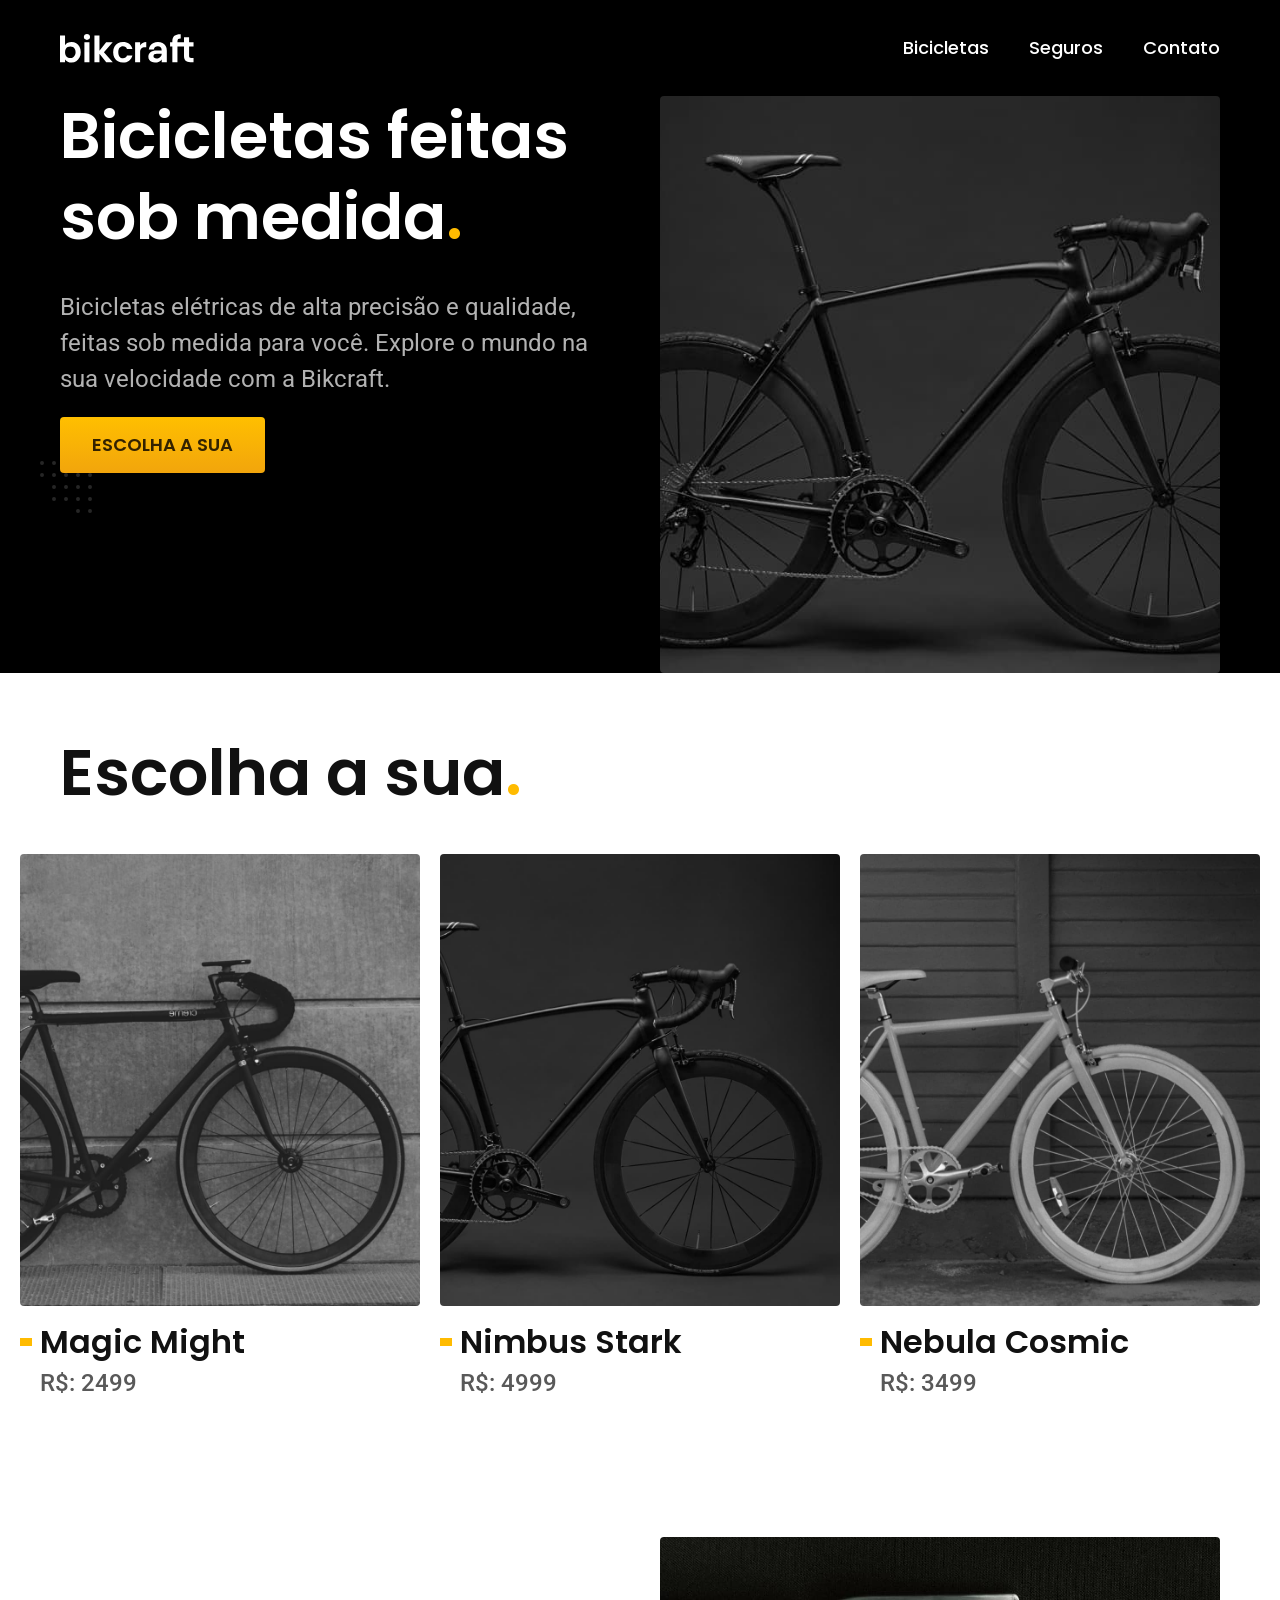
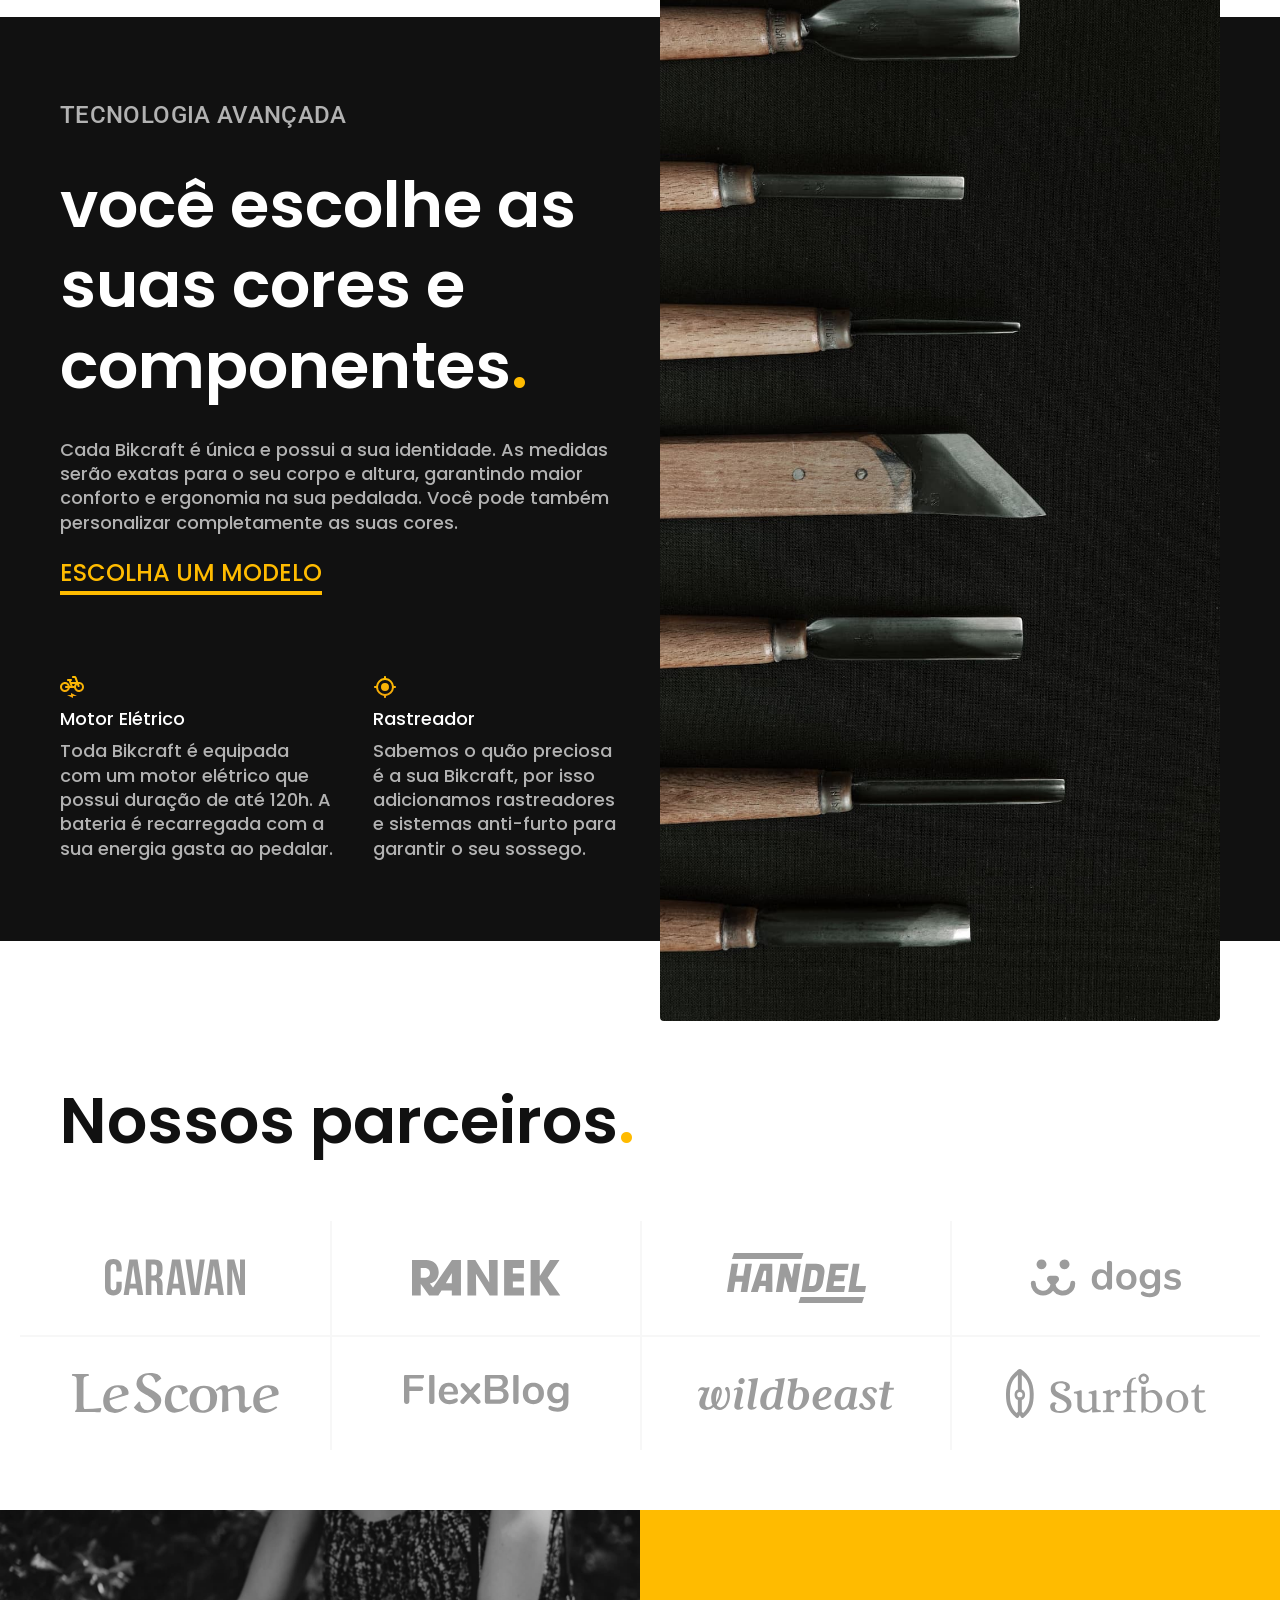
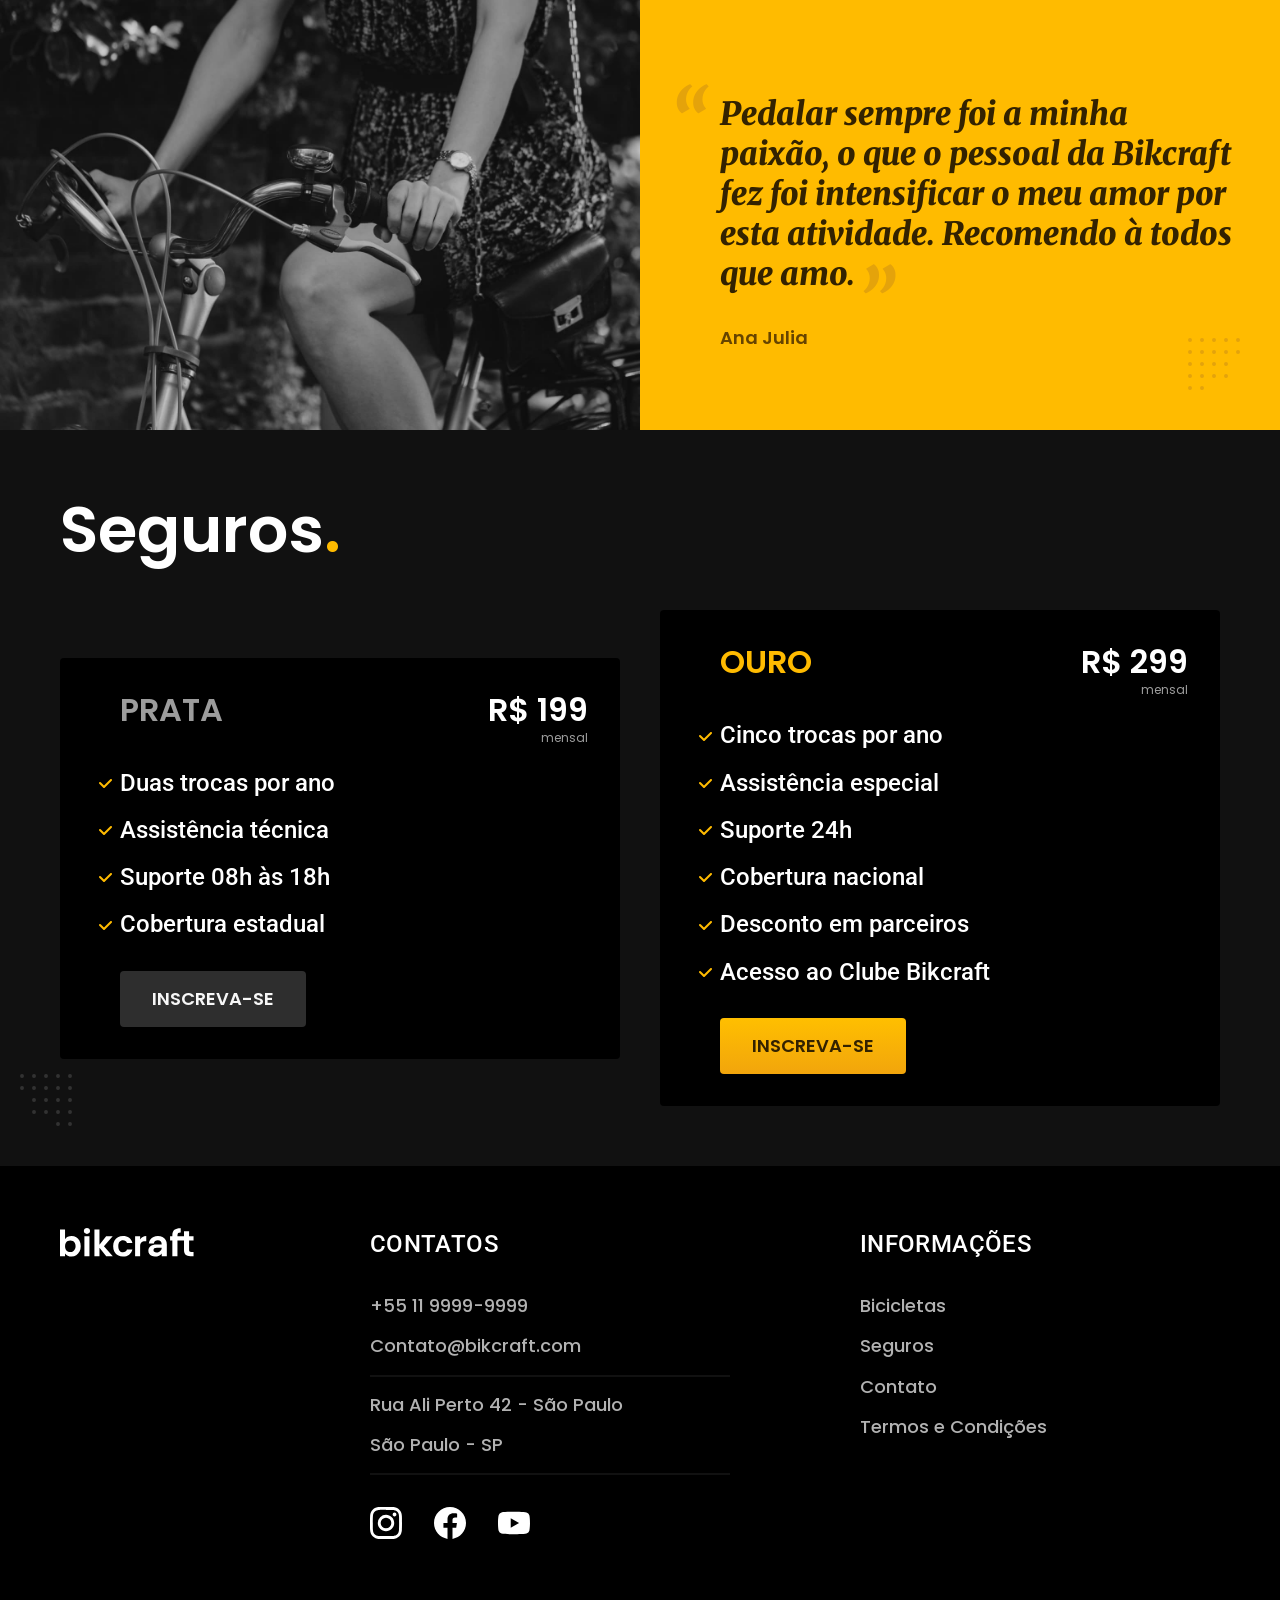
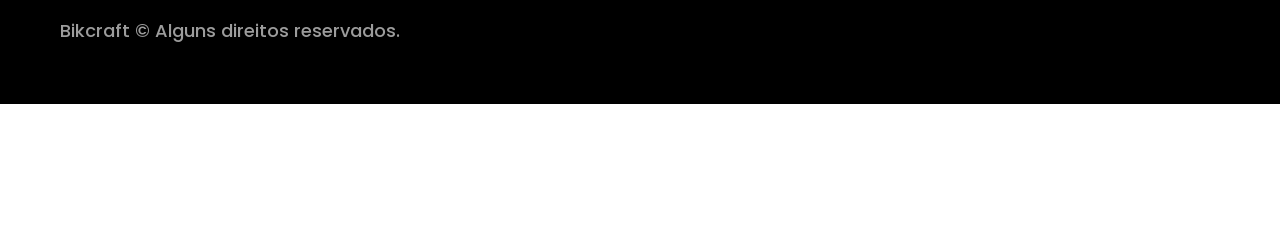
<file: index.html>
<!DOCTYPE html>
<html lang="pt-br">

<head>
    <meta charset="UTF-8">
    <meta name="viewport" content="width=device-width, initial-scale=1.0">
    <meta name="description" content="Bicicletas elétricas de alta precisão e qualidade, feitas sob medida para você. Explore o mundo na sua velocidade com a Bikcraft.">

    <link rel="preload" href="./css/style.min.css" as="style">
    <link rel="stylesheet" href="./css/style.min.css">

    <link rel="preconnect" href="https://fonts.googleapis.com">
    <link rel="preconnect" href="https://fonts.gstatic.com" crossorigin>
    <link href="https://fonts.googleapis.com/css2?family=Poppins:wght@400;500&family=Roboto:ital@0;1&display=swap" rel="stylesheet">
    <link rel="preconnect" href="https://fonts.googleapis.com">
    <link rel="preconnect" href="https://fonts.gstatic.com" crossorigin>
    <link href="https://fonts.googleapis.com/css2?family=Merriweather:ital,opsz,wght@0,18..144,300..900;1,18..144,300..900&display=swap" rel="stylesheet">

    <title>Bikcraft - Bicicletas Elétricas</title>

    <script>document.documentElement.classList.add('js')</script>
</head>

<body>
    <header class="header-bg">
        <div class="container header">
            <a href="./"><img src="img/bikcraft.svg" alt="bikcraft"></a>

            <nav aria-label="primaria">
                <ul class="header-menu font-1-m cor-1">
                    <li><a href="bicicletas.html">Bicicletas</a></li>
                    <li><a href="seguros.html">Seguros</a></li>
                    <li><a href="contato.html">Contato</a></li>
                </ul>
            </nav>
        </div>
    </header>

    <main class="introducao-bg">
        <div class="container introducao">
            <div class="introducao-conteudo">
                <h1 class="font-1-xxl cor-1 fadeInDown" data-anime="200">Bicicletas feitas sob medida<span class="cor-p1">.</span></h1>
                <p class="font2-l cor-5 fadeInDown" data-anime="400">Bicicletas elétricas de alta precisão e qualidade, feitas sob medida para você. Explore o mundo na sua velocidade com a Bikcraft.</p>
                <a class="botao" href="bicicletas.html" data-anime="600">Escolha a sua</a>
            </div>
            <picture class="fadeInDown" data-anime=" 700">
                <!-- Carregamento responsivo para mobile alterando a imagem em 800px -->
                <source media="(max-width: 800px)" srcset="./img/bicicletas/nimbus.jpg">
                <img src="./img/fotos/introducao.jpg" width="1280" height="1600" alt="bicicleta elétrica preta">
            </picture>
        </div>
    </main>

    <article class="bicicletas-lista">
        <h2 class="container font-1-xxl">Escolha a sua<span class="cor-p1">.</span></h2>

        <ul>
            <li>
                <a href="./bicicletas/magic.html">
                    <img src="img/bicicletas/magic-home.jpg" alt="Bicicleta preta">
                    <h3 class="font-1-xl">Magic Might</h3>
                    <span class="font-2-m cor-8">R$: 2499</span>
                </a>
            </li>

            <li>
                <a href="./bicicletas/nimbus.html">
                    <img src="img/bicicletas/nimbus-home.jpg" alt="Bicicleta preta">
                    <h3 class="font-1-xl">Nimbus Stark</h3>
                    <span class="font-2-m cor-8">R$: 4999</span>
                </a>
            </li>

            <li>
                <a href="./bicicletas/nebula.html">
                    <img src="img/bicicletas/nebula-home.jpg" alt="Bicicleta preta">
                    <h3 class="font-1-xl">Nebula Cosmic</h3>
                    <span class="font-2-m cor-8">R$: 3499</span>
                </a>
            </li>
        </ul>
    </article>

    <article class="tecnologia-bg">
        <div class="tecnologia container">
            <div class="tecnologia-conteudo">
                <span class="font-2-l-b cor-5">Tecnologia Avançada</span>
                <h2 class="font-1-xxl cor-1">você escolhe as suas cores e componentes<span class="cor-p1">.</span></h2>
                <p class="font-1-m cor-5">Cada Bikcraft é única e possui a sua identidade. As medidas serão exatas para o seu corpo e altura, garantindo maior conforto e ergonomia na sua pedalada. Você pode também personalizar completamente as suas cores.</p>
                <a class="link" href="./bicicletas.html">Escolha um modelo</a>
                <div class="tecnologia-vantagens">
                    <div>
                        <img src="img/icones/eletrica.svg" alt="">
                        <h3 class="font-1-m cor-1">Motor Elétrico</h3>
                        <p class="font-1-m cor-5">Toda Bikcraft é equipada com um motor elétrico que possui duração de até 120h. A bateria é recarregada com a sua energia gasta ao pedalar.</p>
                    </div>
                    <div>
                        <img src="img/icones/rastreador.svg" alt="">
                        <h3 class="font-1-m cor-1">Rastreador</h3>
                        <p class="font-1-m cor-5">Sabemos o quão preciosa é a sua Bikcraft, por isso adicionamos rastreadores e sistemas anti-furto para garantir o seu sossego.</p>
                    </div>
                </div>
            </div>

            <div class="tecnologia-imagem"><img src="img/fotos/tecnologia.jpg" alt="">
            </div>
        </div>
    </article>

    <section class="parceiros" aria-label="Nossos Parceiros">
        <h2 class="container font-1-xxl">Nossos parceiros<span class="cor-p1">.</span></h2>

        <ul>
            <li><img src="img/parceiros/caravan.svg" alt="caravan"></li>
            <li><img src="img/parceiros/ranek.svg" alt="ranek.svg"></li>
            <li><img src="img/parceiros/handel.svg" alt="handel.svg"></li>
            <li><img src="img/parceiros/dogs.svg" alt="dogs.svg"></li>
            <li><img src="img/parceiros/lescone.svg" alt="lescone.svg"></li>
            <li><img src="img/parceiros/flexblog.svg" alt="flexblog.svg"></li>
            <li><img src="img/parceiros/wildbeast.svg" alt="caravan"></li>
            <li><img src="img/parceiros/surfbot.svg" alt="surfbot"></li>
        </ul>

    </section>

    <section class="depoimento" aria-label="Depoimento">
        <div>
            <img src="img/fotos/depoimento.jpg" alt="Pessoa pedalando uma bicicleta Bikcraft">
        </div>
        <div class="depoimento-conteudo">
            <blockquote class="font-1-xl cor-p5">
                <p>Pedalar sempre foi a minha paixão, o que o pessoal da Bikcraft fez foi intensificar o meu amor por esta atividade. Recomendo à todos que amo.</p>
            </blockquote>
            <span class="font-1-m-b cor-p4">Ana Julia</span>
        </div>
    </section>

    <article class="seguros-bg">
        <div class="seguros container">
            <h2 class="font-1-xxl cor-1">Seguros<span class="cor-p1">.</span></h2>
            <div class="seguros-item">
                <h3 class="font-1-xl cor-6">PRATA</h3>
                <span class="font-1-xl cor-1">R$ 199<span class="font-1-xs cor-6">mensal</span></span>
                <ul class="font-2-m cor-1">
                    <li>Duas trocas por ano</li>
                    <li>Assistência técnica</li>
                    <li>Suporte 08h às 18h</li>
                    <li>Cobertura estadual</li>
                </ul>
                <a class="botao secundario" href="seguros.html">Inscreva-se</a>
            </div>

            <div class="seguros-item">
                <h3 class="font-1-xl cor-p1">OURO</h3>
                <span class="font-1-xl cor-1">R$ 299 <span class="font-1-xs cor-6">mensal</span></span>
                <ul class="font-2-m cor-1">
                    <li>Cinco trocas por ano</li>
                    <li>Assistência especial</li>
                    <li>Suporte 24h</li>
                    <li>Cobertura nacional</li>
                    <li>Desconto em parceiros</li>
                    <li>Acesso ao Clube Bikcraft</li>
                </ul>
                <a class="botao" href="seguros.html">Inscreva-se</a>
            </div>
        </div>
    </article>

    <footer class="footer-bg">
        <div class="footer container">
            <img src="img/bikcraft.svg" alt="">

            <div class="footer-contato">
                <h3 class="cor-1 font-2-l-b">Contatos</h3>
                <ul class="cor-5 font-1-m">
                    <li><a href="tel:+5521999999999">+55 11 9999-9999</a></li>
                    <li><a href="mailto:Contato@bikcraft.com">Contato@bikcraft.com</a></li>
                    <li>Rua Ali Perto 42 - São Paulo</li>
                    <li>São Paulo - SP</li>
                </ul>
                <div class="footer-redes">
                    <a href=""> <img src="img/redes/instagram.svg" alt=""></a>
                    <a href=""> <img src="img/redes/facebook.svg" alt=""></a>
                    <a href=""> <img src="img/redes/youtube.svg" alt=""></a>

                </div>
            </div>

            <div class="footer-informacoes">
                <h3 class="cor-1 font-2-l-b">informações</h3>
                <nav>
                    <ul class="cor-5 font-1-m">
                        <li><a href="bicicletas.html">Bicicletas</a></li>
                        <li><a href="seguros.html">Seguros</a></li>
                        <li><a href="contato.html">Contato</a></li>
                        <li><a href="termos.html">Termos e Condições</a></li>
                    </ul>
                </nav>
            </div>
            <p class="footer-copy font-1-m cor-6">Bikcraft © Alguns direitos reservados.</p>
        </div>
    </footer>

    <script src="./js/plugins/simple-anime.js"></script>
    <script src="./js/script.js"></script>
</body>

</html>
</file>
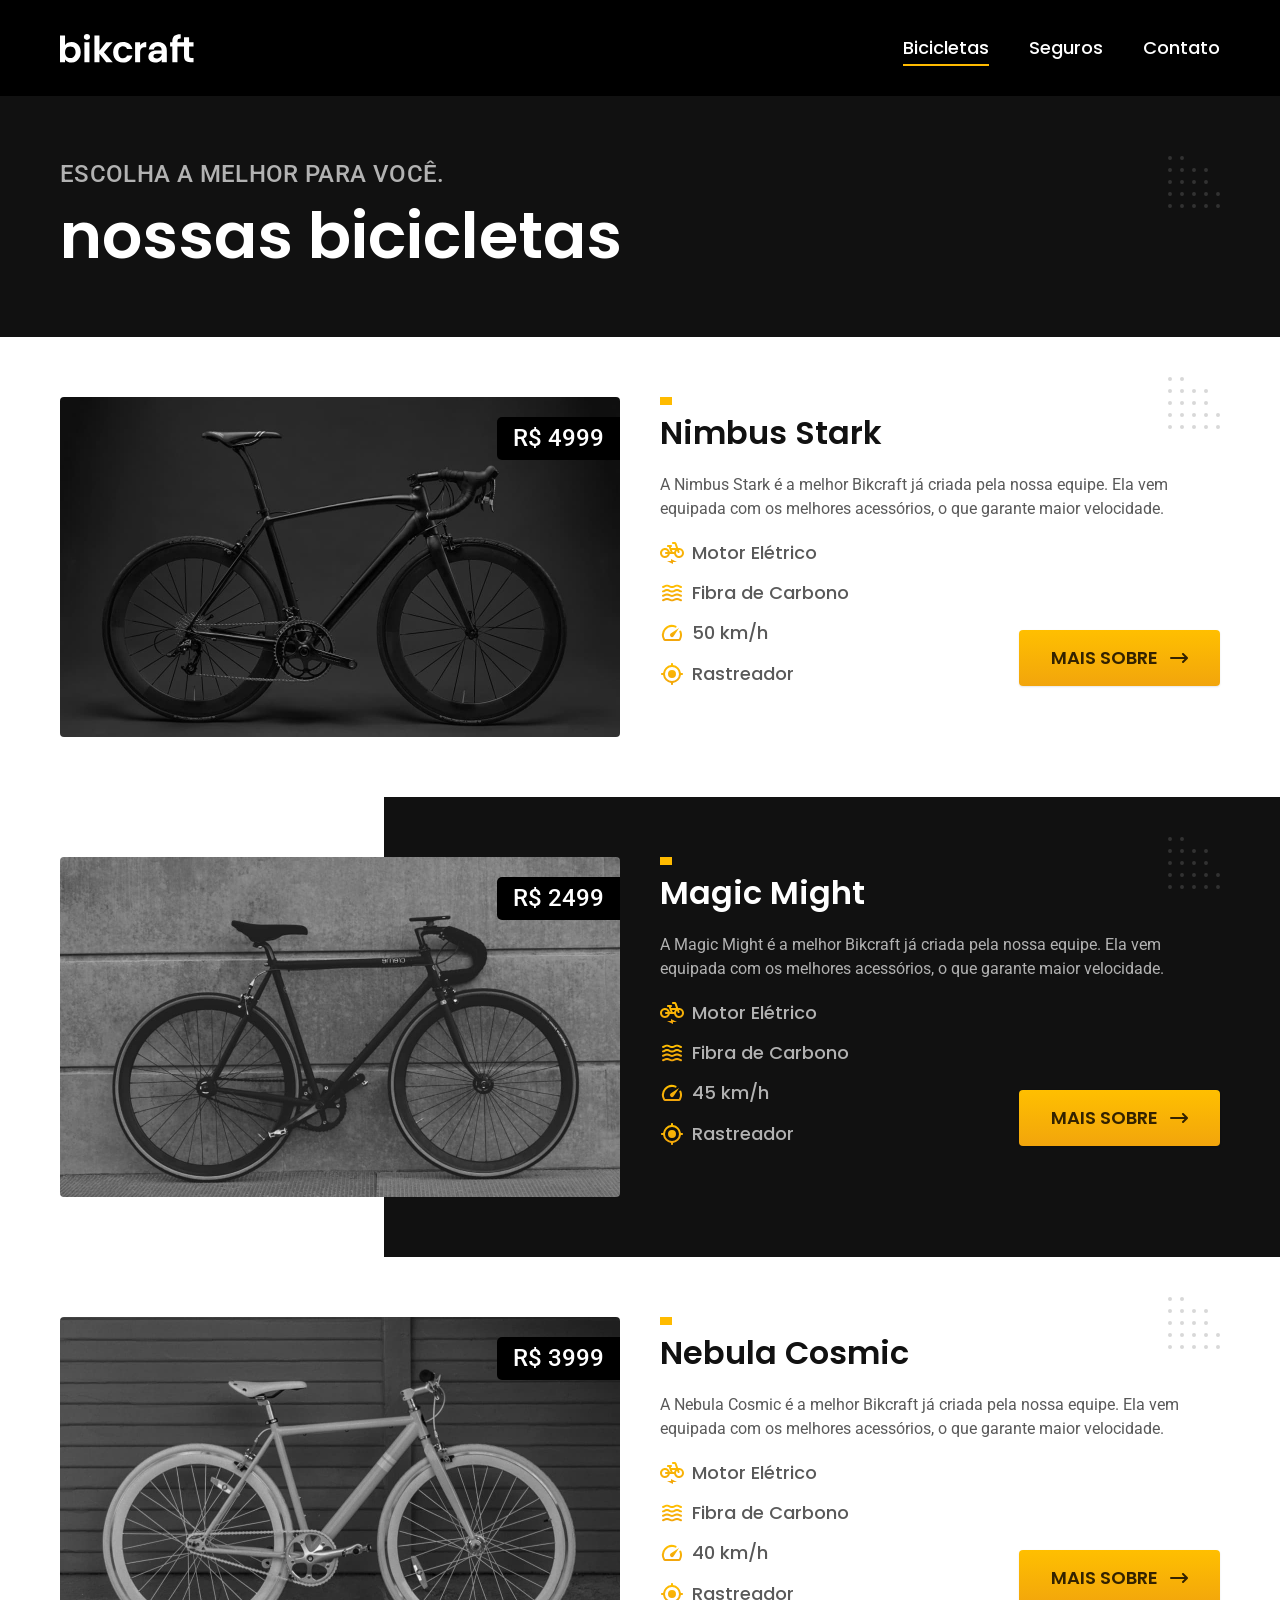
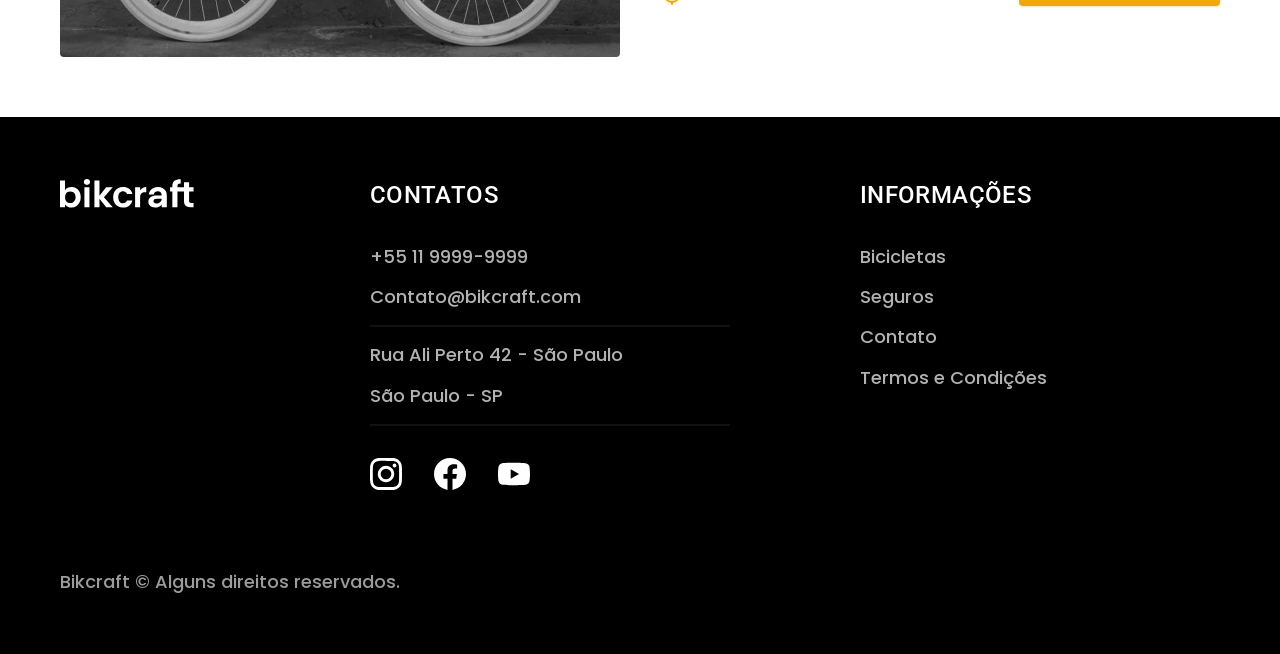
<file: bicicletas.html>
<!DOCTYPE html>
<html lang="pt-br">

<head>
    <meta charset="UTF-8">
    <meta name="viewport" content="width=device-width, initial-scale=1.0">
    <meta name="description" content="Bicicletas bikcraft">
    <link rel="preload" href="./css/style.min.css" as="style">
    <link rel="stylesheet" href="./css/style.min.css">

    <link rel="preconnect" href="https://fonts.googleapis.com">
    <link rel="preconnect" href="https://fonts.gstatic.com" crossorigin>
    <link href="https://fonts.googleapis.com/css2?family=Poppins:wght@400;500&family=Roboto:ital@0;1&display=swap" rel="stylesheet">
    <link rel="preconnect" href="https://fonts.googleapis.com">
    <link rel="preconnect" href="https://fonts.gstatic.com" crossorigin>
    <link href="https://fonts.googleapis.com/css2?family=Merriweather:ital,opsz,wght@0,18..144,300..900;1,18..144,300..900&display=swap" rel="stylesheet">

    <title>Bicicletas | Bikcraft</title>
    <script>document.documentElement.classList.add('js')</script>
</head>

<body id="bicicletas">
    <header class="header-bg">
        <div class="container header">
            <a href="./"><img src="img/bikcraft.svg" alt="bikcraft"></a>

            <nav aria-label="primaria">
                <ul class="header-menu font-1-m cor-1">
                    <li><a href="bicicletas.html">Bicicletas</a></li>
                    <li><a href="seguros.html">Seguros</a></li>
                    <li><a href="contato.html">Contato</a></li>
                </ul>
            </nav>
        </div>
    </header>

    <main>
        <div class="titulo-bg">
            <div class="titulo container">
                <p class="font-2-l-b cor-5">Escolha a melhor para você.</p>
                <h1 class="font-1-xxl cor-1">nossas bicicletas</h1>
            </div>
        </div>


        <div class="bicicletas container">
            <div class="bicicletas-imagem">
                <img src="img/bicicletas/nimbus.jpg" alt="Bicicleta Preta">
                <span class="font-2-m cor-1">R$ 4999</span>
            </div>
            <div class="bicicletas-conteudo">
                <h2 class="font-1-xl">Nimbus Stark</h2>
                <p class="font-2-s cor-8">A Nimbus Stark é a melhor Bikcraft já criada pela nossa equipe. Ela vem equipada com os melhores acessórios, o que garante maior velocidade.</p>
                <ul class="font-1-m cor-8">
                    <li><img src="img/icones/eletrica.svg" alt="">
                        Motor Elétrico</li>
                    <li><img src="img/icones/carbono.svg" alt="">
                        Fibra de Carbono</li>
                    <li><img src="img/icones/velocidade.svg" alt="">
                        50 km/h</li>
                    <li><img src="img/icones/rastreador.svg" alt="">
                        Rastreador</li>
                </ul>
                <a class="botao seta" href="./bicicletas/nimbus.html">Mais sobre</a>
            </div>
        </div>

        <div class="bicicletas-bg">
            <div class="bicicletas container">
                <div class="bicicletas-imagem">
                    <img src="img/bicicletas/magic.jpg" alt="Bicicleta Preta">
                    <span class="font-2-m cor-1">R$ 2499</span>
                </div>
                <div class="bicicletas-conteudo">
                    <h2 class="font-1-xl cor-1">Magic Might</h2>
                    <p class="font-2-s cor-5">A Magic Might é a melhor Bikcraft já criada pela nossa equipe. Ela vem equipada com os melhores acessórios, o que garante maior velocidade.</p>
                    <ul class="font-1-m cor-5">
                        <li><img src="img/icones/eletrica.svg" alt="">
                            Motor Elétrico</li>
                        <li><img src="img/icones/carbono.svg" alt="">
                            Fibra de Carbono</li>
                        <li><img src="img/icones/velocidade.svg" alt="">
                            45 km/h</li>
                        <li><img src="img/icones/rastreador.svg" alt="">
                            Rastreador</li>
                    </ul>
                    <a class="botao seta" href="./bicicletas/magic.html">Mais sobre</a>
                </div>
            </div>
        </div>


        <div class="bicicletas container">
            <div class="bicicletas-imagem">
                <img src="img/bicicletas/nebula.jpg" alt="Bicicleta Preta">
                <span class="font-2-m cor-1">R$ 3999</span>
            </div>
            <div class="bicicletas-conteudo">
                <h2 class="font-1-xl">Nebula Cosmic</h2>
                <p class="font-2-s cor-8">A Nebula Cosmic é a melhor Bikcraft já criada pela nossa equipe. Ela vem equipada com os melhores acessórios, o que garante maior velocidade.</p>
                <ul class="font-1-m cor-8">
                    <li><img src="img/icones/eletrica.svg" alt="">
                        Motor Elétrico</li>
                    <li><img src="img/icones/carbono.svg" alt="">
                        Fibra de Carbono</li>
                    <li><img src="img/icones/velocidade.svg" alt="">
                        40 km/h</li>
                    <li><img src="img/icones/rastreador.svg" alt="">
                        Rastreador</li>
                </ul>
                <a class="botao seta" href="./bicicletas/nebula.html">Mais sobre</a>
            </div>
        </div>

    </main>

    <footer class="footer-bg">
        <div class="footer container">
            <img src="img/bikcraft.svg" alt="">

            <div class="footer-contato">
                <h3 class="cor-1 font-2-l-b">Contatos</h3>
                <ul class="cor-5 font-1-m">
                    <li><a href="tel:+5521999999999">+55 11 9999-9999</a></li>
                    <li><a href="mailto:Contato@bikcraft.com">Contato@bikcraft.com</a></li>
                    <li>Rua Ali Perto 42 - São Paulo</li>
                    <li>São Paulo - SP</li>
                </ul>
                <div class="footer-redes">
                    <a href=""> <img src="img/redes/instagram.svg" alt=""></a>
                    <a href=""> <img src="img/redes/facebook.svg" alt=""></a>
                    <a href=""> <img src="img/redes/youtube.svg" alt=""></a>

                </div>
            </div>

            <div class="footer-informacoes">
                <h3 class="cor-1 font-2-l-b">informações</h3>
                <nav>
                    <ul class="cor-5 font-1-m">
                        <li><a href="bicicletas.html">Bicicletas</a></li>
                        <li><a href="seguros.html">Seguros</a></li>
                        <li><a href="contato.html">Contato</a></li>
                        <li><a href="termos.html">Termos e Condições</a></li>
                    </ul>
                </nav>
            </div>
            <p class="footer-copy font-1-m cor-6">Bikcraft © Alguns direitos reservados.</p>
        </div>
    </footer>
    <script src="./js/script.js"></script>
</body>

</html>
</file>
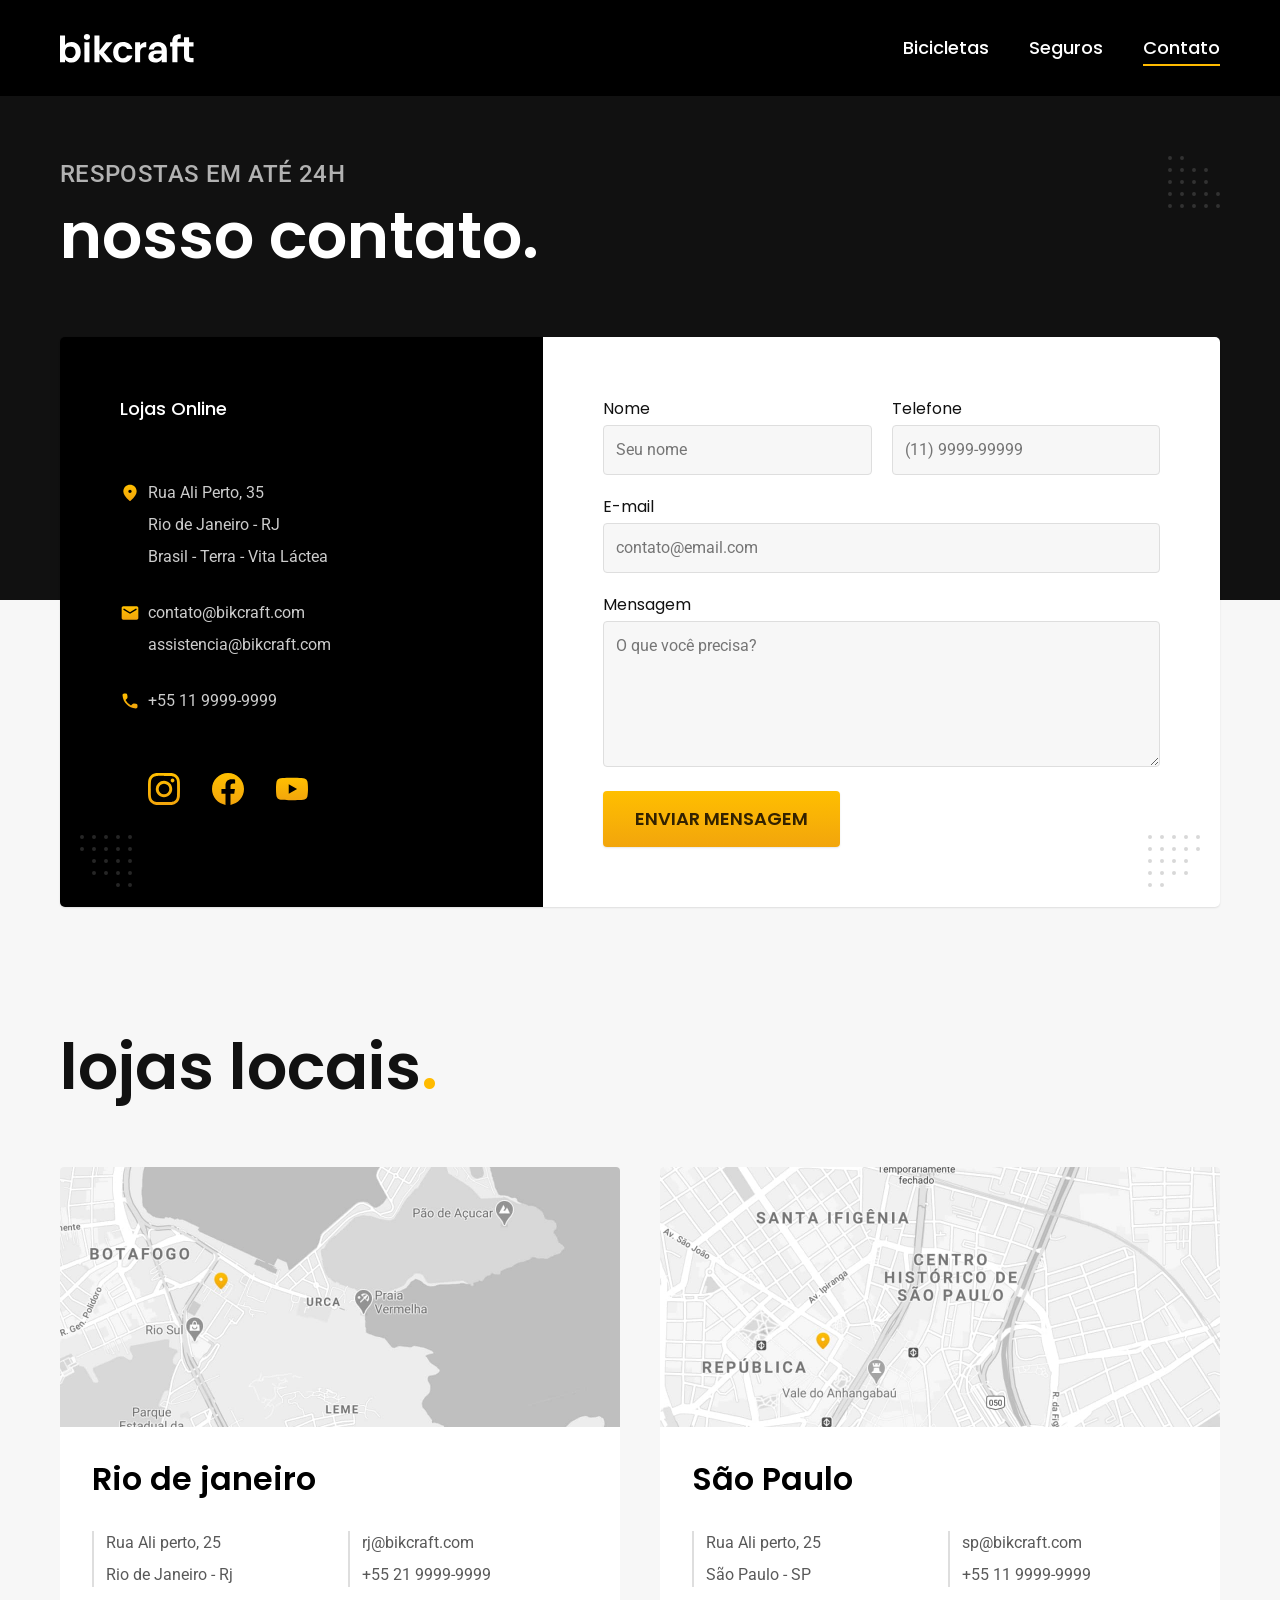
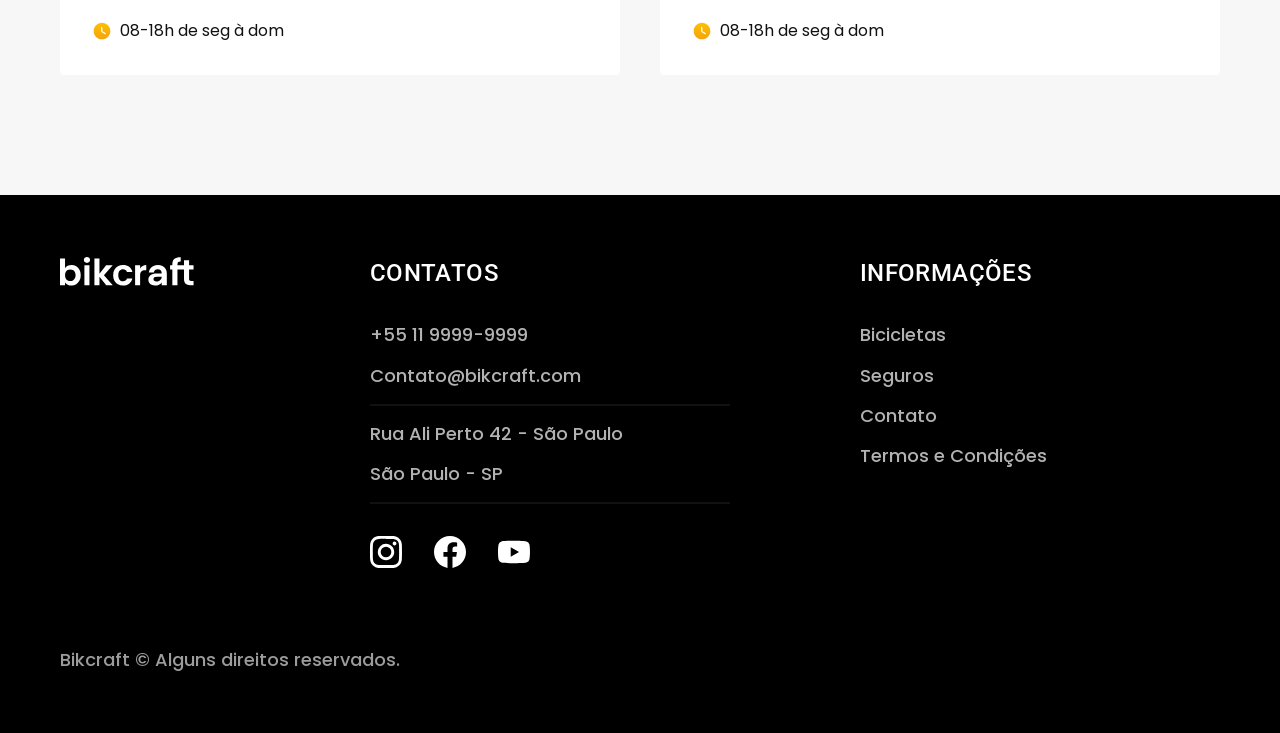
<file: contato.html>
<!DOCTYPE html>
<html lang="pt-br">

<head>
    <meta charset="UTF-8">
    <meta name="viewport" content="width=device-width, initial-scale=1.0">
    <meta name="description" content="Termos e condições.">
    <link rel="preload" href="./css/style.min.css" as="style">
    <link rel="stylesheet" href="./css/style.min.css">

    <link rel="preconnect" href="https://fonts.googleapis.com">
    <link rel="preconnect" href="https://fonts.gstatic.com" crossorigin>
    <link href="https://fonts.googleapis.com/css2?family=Poppins:wght@400;500&family=Roboto:ital@0;1&display=swap" rel="stylesheet">
    <link rel="preconnect" href="https://fonts.googleapis.com">
    <link rel="preconnect" href="https://fonts.gstatic.com" crossorigin>
    <link href="https://fonts.googleapis.com/css2?family=Merriweather:ital,opsz,wght@0,18..144,300..900;1,18..144,300..900&display=swap" rel="stylesheet">

    <title>Termos e condições | Bikcraft</title>
    <script>document.documentElement.classList.add('js')</script>
</head>

<body id="contato">
    <header class="header-bg">
        <div class="container header">
            <a href="./"><img src="img/bikcraft.svg" alt="bikcraft"></a>

            <nav aria-label="primaria">
                <ul class="header-menu font-1-m cor-1">
                    <li><a href="bicicletas.html">Bicicletas</a></li>
                    <li><a href="seguros.html">Seguros</a></li>
                    <li><a href="contato.html">Contato</a></li>
                </ul>
            </nav>
        </div>
    </header>

    <main>
        <div class="titulo-bg">
            <div class="titulo container">
                <p class="font-2-l-b cor-5">Respostas em até 24h</p>
                <h1 class="font-1-xxl cor-1">nosso contato.</h1>
            </div>
        </div>

        <div class="contato container">
            <section class="contato-dados" aria-label="Endereço">
                <h2 class="font-1-m cor-1">Lojas Online</h2>
                <div class="contato-endereco font-2-s cor-4">
                    <p>Rua Ali Perto, 35</p>
                    <p>Rio de Janeiro - RJ</p>
                    <p>Brasil - Terra - Vita Láctea</p>
                </div>
                <address class="contato-meios font-2-s cor-4">
                    <a href="mailto:contato@bikcraft.com">contato@bikcraft.com</a>
                    <a href="mailto:assistencia@bikcraft.com">assistencia@bikcraft.com</a>
                    <a href="tel:+5521999999999">+55 11 9999-9999</a>
                </address>
                <div class="contato-redes">
                    <a href=""> <img src="img/redes/instagram-p.svg" alt=""></a>
                    <a href=""> <img src="img/redes/facebook-p.svg" alt=""></a>
                    <a href=""> <img src="img/redes/youtube-p.svg" alt=""></a>
                </div>
            </section>
            <section class="contato-formulario" aria-label="Fomulário">
                <form class="form" action="./contato.html">
                    <div>
                        <label for="Nome">Nome</label>
                        <input type="text" id="nome" name="nome" placeholder="Seu nome">
                    </div>
                    <div>
                        <label for="telefone">Telefone</label>
                        <input type="text" id="telefone" name="telefone" placeholder="(11) 9999-99999">
                    </div>
                    <div class="col-2">
                        <label for="email">E-mail</label>
                        <input type="email" id="email" name="email" placeholder="contato@email.com">
                    </div>
                    <div class="col-2">
                        <label for="mensagem">Mensagem</label>
                        <textarea rows="5" id="mensagem" name="mensagem" placeholder="O que você precisa?"></textarea>
                    </div>
                    <button class="botao col-2">Enviar Mensagem</button>
                </form>
            </section>
        </div>
    </main>

    <article class="lojas container">
        <h2 class="font-1-xxl">lojas locais<span class="cor-p1">.</span></h2>
        <div class="lojas-item">
            <img src="img/lojas/rj.jpg" alt="mapa marcando o endereço em Rua ali perto, 25 - Rio de Janeiro - RJ">
            <div class="lojas-conteudo">
                <h3 class="font-1-xl cor-12">Rio de janeiro</h3>
                <div class="lojas-dados font-2-s cor-8">
                    <p>Rua Ali perto, 25</p>
                    <p>Rio de Janeiro - Rj</p>
                </div>
                <div class="lojas-dados font-2-s cor-8">
                    <a href="mailto:rj@bikcraft.com">rj@bikcraft.com</a>
                    <a href="tel:+5521999999999">+55 21 9999-9999</a>
                </div>
                <p class="lojas-tempo font-1-s"><img src="img/icones/horario.svg" alt="">08-18h de seg à dom</p>
            </div>
        </div>
        <div class="lojas-item">
            <img src="img/lojas/sp.jpg" alt="mapa marcando o endereço em Rua ali perto, 25 - Rio de Janeiro - RJ">
            <div class="lojas-conteudo">
                <h3 class="font-1-xl cor-12">São Paulo</h3>
                <div class="lojas-dados font-2-s cor-8">
                    <p>Rua Ali perto, 25</p>
                    <p>São Paulo - SP</p>
                </div>
                <div class="lojas-dados font-2-s cor-8">
                    <a href="mailto:sp@bikcraft.com">sp@bikcraft.com</a>
                    <a href="tel:+5521999999999">+55 11 9999-9999</a>
                </div>
                <p class="lojas-tempo font-1-s"><img src="img/icones/horario.svg" alt="">08-18h de seg à dom</p>
            </div>
        </div>
    </article>

    <footer class="footer-bg">
        <div class="footer container">
            <img src="img/bikcraft.svg" alt="">

            <div class="footer-contato">
                <h3 class="cor-1 font-2-l-b">Contatos</h3>
                <ul class="cor-5 font-1-m">
                    <li><a href="tel:+5521999999999">+55 11 9999-9999</a></li>
                    <li><a href="mailto:Contato@bikcraft.com">Contato@bikcraft.com</a></li>
                    <li>Rua Ali Perto 42 - São Paulo</li>
                    <li>São Paulo - SP</li>
                </ul>
                <div class="footer-redes">
                    <a href=""> <img src="img/redes/instagram.svg" alt=""></a>
                    <a href=""> <img src="img/redes/facebook.svg" alt=""></a>
                    <a href=""> <img src="img/redes/youtube.svg" alt=""></a>

                </div>
            </div>

            <div class="footer-informacoes">
                <h3 class="cor-1 font-2-l-b">informações</h3>
                <nav>
                    <ul class="cor-5 font-1-m">
                        <li><a href="bicicletas.html">Bicicletas</a></li>
                        <li><a href="seguros.html">Seguros</a></li>
                        <li><a href="contato.html">Contato</a></li>
                        <li><a href="termos.html">Termos e Condições</a></li>
                    </ul>
                </nav>
            </div>
            <p class="footer-copy font-1-m cor-6">Bikcraft © Alguns direitos reservados.</p>
        </div>
    </footer>
    <script src="./js/script.js"></script>
</body>

</html>
</file>
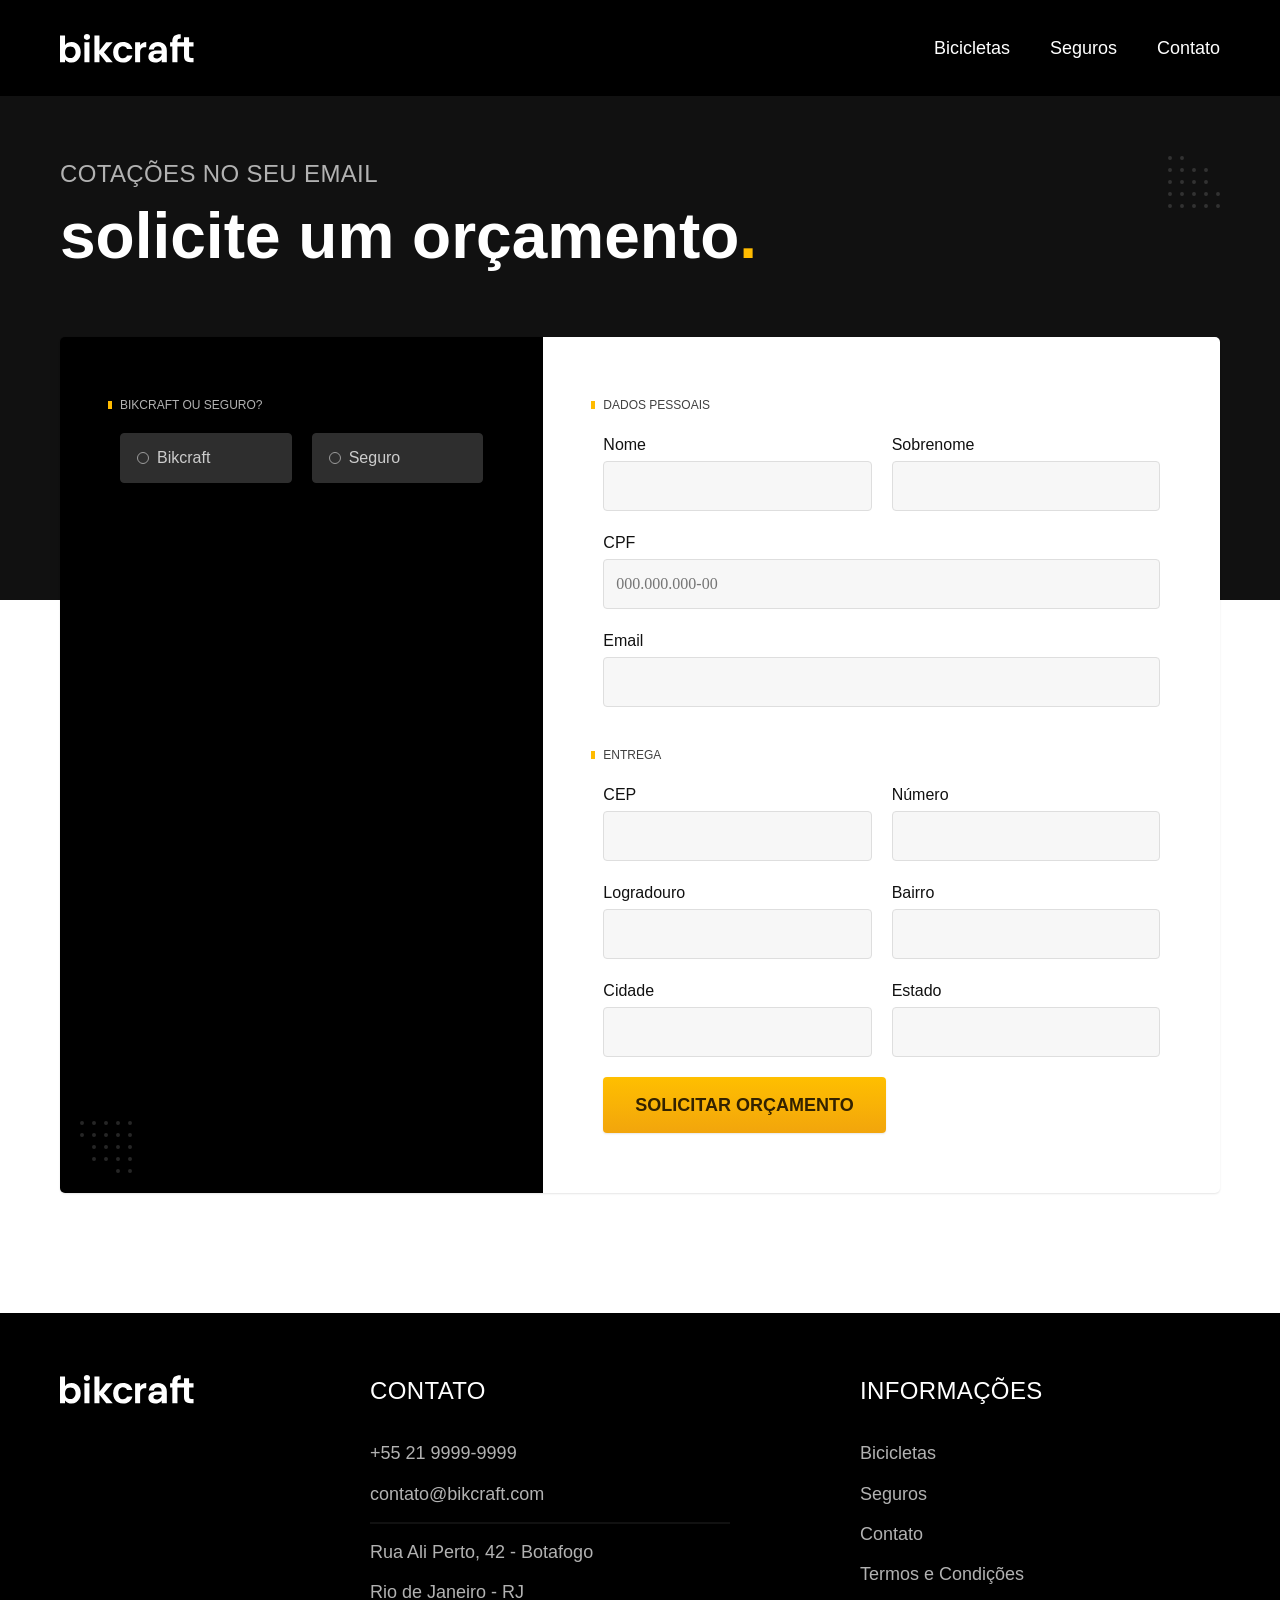
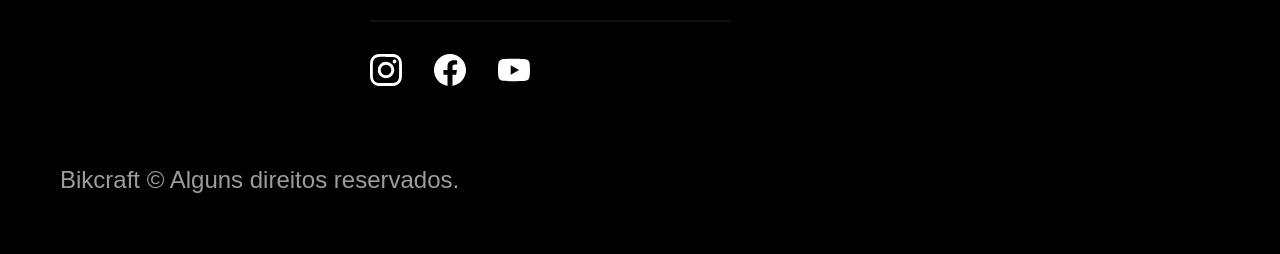
<file: orcamento.html>
<!DOCTYPE html>
<html lang="pt-br">

<head>
    <meta charset="UTF-8">
    <meta name="viewport" content="width=device-width, initial-scale=1.0">

    <title>Orçamento | Bikcraft</title>
    <meta name="description" content="Orçamento.">

    <link rel="preload" href="./css/style.min.css" as="style">
    <link rel="stylesheet" href="./css/style.min.css">
    <script>document.documentElement.classList.add('js')</script>
</head>

<body id="orcamento">
    <header class="header-bg">
        <div class="header container">
            <a href="./">
                <img src="./img/bikcraft.svg" alt="Bikcraft">
            </a>

            <nav aria-label="primaria">
                <ul class="header-menu font-1-m cor-1">
                    <li><a href="./bicicletas.html">Bicicletas</a></li>
                    <li><a href="./seguros.html">Seguros</a></li>
                    <li><a href="./contato.html">Contato</a></li>
                </ul>
            </nav>
        </div>
    </header>

    <main>
        <div class="titulo-bg">
            <div class="titulo container">
                <p class="font-2-l-b cor-5">Cotações no seu email</p>
                <h1 class="font-1-xxl cor-1">solicite um orçamento<span class="cor-p1">.</span></h1>
            </div>
        </div>

        <form class="orcamento container" action="./orcamento.html">
            <div class="orcamento-produto">
                <h2 class="font-1-xs cor-5">Bikcraft ou Seguro?</h2>

                <input type="radio" name="tipo" value="bikcraft" id="bikcraft">
                <label for="bikcraft">Bikcraft</label>

                <input type="radio" name="tipo" value="seguro" id="seguro">
                <label for="seguro">Seguro</label>

                <div class="orcamento-conteudo" id="orcamento-bikcraft">
                    <h2 class="font-1-xs cor-5">Escolha a sua</h2>

                    <input type="radio" name="produto" value="nimbus" id="nimbus">
                    <label for="nimbus">Nimbus Stark <span>R$ 4999</span></label>
                    <div class="orcamento-detalhes">
                        <ul class="font-1-xs cor-8">
                            <li><img src="./img/icones/eletrica.svg" alt=""> Motor Elétrico</li>
                            <li><img src="./img/icones/carbono.svg" alt=""> Fibra de Carbono</li>
                            <li><img src="./img/icones/velocidade.svg" alt=""> 50 km/h</li>
                            <li><img src="./img/icones/rastreador.svg" alt=""> Rastreador</li>
                        </ul>
                        <img src="./img/bicicletas/nimbus.jpg" alt="Bicicleta preta">
                    </div>

                    <input type="radio" name="produto" value="magic" id="magic">
                    <label for="magic">Magic Might <span>R$ 2499</span></label>
                    <div class="orcamento-detalhes">
                        <ul class="font-1-xs cor-8">
                            <li><img src="./img/icones/eletrica.svg" alt=""> Motor Elétrico</li>
                            <li><img src="./img/icones/carbono.svg" alt=""> Fibra de Carbono</li>
                            <li><img src="./img/icones/velocidade.svg" alt=""> 45 km/h</li>
                            <li><img src="./img/icones/rastreador.svg" alt=""> Rastreador</li>
                        </ul>
                        <img src="./img/bicicletas/magic.jpg" alt="Bicicleta preta">
                    </div>

                    <input type="radio" name="produto" value="nebula" id="nebula">
                    <label for="nebula">Nebula Cosmic <span>R$ 3999</span></label>
                    <div class="orcamento-detalhes">
                        <ul class="font-1-xs cor-8">
                            <li><img src="./img/icones/eletrica.svg" alt=""> Motor Elétrico</li>
                            <li><img src="./img/icones/carbono.svg" alt=""> Fibra de Carbono</li>
                            <li><img src="./img/icones/velocidade.svg" alt=""> 40 km/h</li>
                            <li><img src="./img/icones/rastreador.svg" alt=""> Rastreador</li>
                        </ul>
                        <img src="./img/bicicletas/nebula.jpg" alt="Bicicleta branca">
                    </div>

                </div>

                <div class="orcamento-conteudo" id="orcamento-seguro">
                    <h2 class="font-1-xs cor-5">Escolha o plano</h2>

                    <input type="radio" name="produto" value="prata" id="prata">
                    <label for="prata">Prata <span>R$ 199</span></label>

                    <input type="radio" name="produto" value="ouro" id="ouro">
                    <label for="ouro">Ouro <span>R$ 299</span></label>
                </div>
            </div>
            <div class="orcamento-dados form">
                <h2 class="font-1-xs cor-9 col-2">dados pessoais</h2>
                <div>
                    <label for="nome">Nome</label>
                    <input type="text" id="nome" name="nome">
                </div>
                <div>
                    <label for="sobrenome">Sobrenome</label>
                    <input type="text" id="sobrenome" name="sobrenome">
                </div>
                <div class="col-2">
                    <label for="cpf">CPF</label>
                    <input type="text" id="cpf" name="cpf" placeholder="000.000.000-00">
                </div>
                <div class="col-2">
                    <label for="email">Email</label>
                    <input type="email" id="email" name="email">
                </div>
                <h2 class="font-1-xs cor-9 col-2">entrega</h2>
                <div>
                    <label for="cep">CEP</label>
                    <input type="text" id="cep" name="cep">
                </div>
                <div>
                    <label for="numero">Número</label>
                    <input type="text" id="numero" name="numero">
                </div>
                <div>
                    <label for="logradouro">Logradouro</label>
                    <input type="text" id="logradouro" name="logradouro">
                </div>
                <div>
                    <label for="bairro">Bairro</label>
                    <input type="text" id="bairro" name="bairro">
                </div>
                <div>
                    <label for="cidade">Cidade</label>
                    <input type="text" id="cidade" name="cidade">
                </div>
                <div>
                    <label for="estado">Estado</label>
                    <input type="text" id="estado" name="estado">
                </div>
                <button class="botao col-2">Solicitar Orçamento</button>
            </div>
        </form>
    </main>

    <footer class="footer-bg">
        <div class="footer container">
            <img src="./img/bikcraft.svg" alt="Bikcraft">
            <div class="footer-contato">
                <h3 class="font-2-l-b cor-1">Contato</h3>
                <ul class="font-1-m cor-5">
                    <li><a href="tel:+552199999999">+55 21 9999-9999</a></li>
                    <li><a href="mailto:contato@bikcraft.com">contato@bikcraft.com</a></li>
                    <li>Rua Ali Perto, 42 - Botafogo</li>
                    <li>Rio de Janeiro - RJ</li>
                </ul>
                <div class="footer-redes">
                    <a href="./">
                        <img src="./img/redes/instagram.svg" alt="Instagram">
                    </a>
                    <a href="./">
                        <img src="./img/redes/facebook.svg" alt="Facebook">
                    </a>
                    <a href="./">
                        <img src="./img/redes/youtube.svg" alt="Youtube">
                    </a>
                </div>
            </div>
            <div class="footer-informacoes">
                <h3 class="font-2-l-b cor-1">Informações</h3>
                <nav>
                    <ul class="font-1-m cor-5">
                        <li><a href="./bicicletas.html">Bicicletas</a></li>
                        <li><a href="./seguros.html">Seguros</a></li>
                        <li><a href="./contato.html">Contato</a></li>
                        <li><a href="./termos.html">Termos e Condições</a></li>
                    </ul>
                </nav>
            </div>
            <p class="footer-copy font-2-m cor-6">Bikcraft © Alguns direitos reservados.</p>
        </div>
    </footer>
    <script src="./js/script.js"></script>
</body>

</html>
</file>
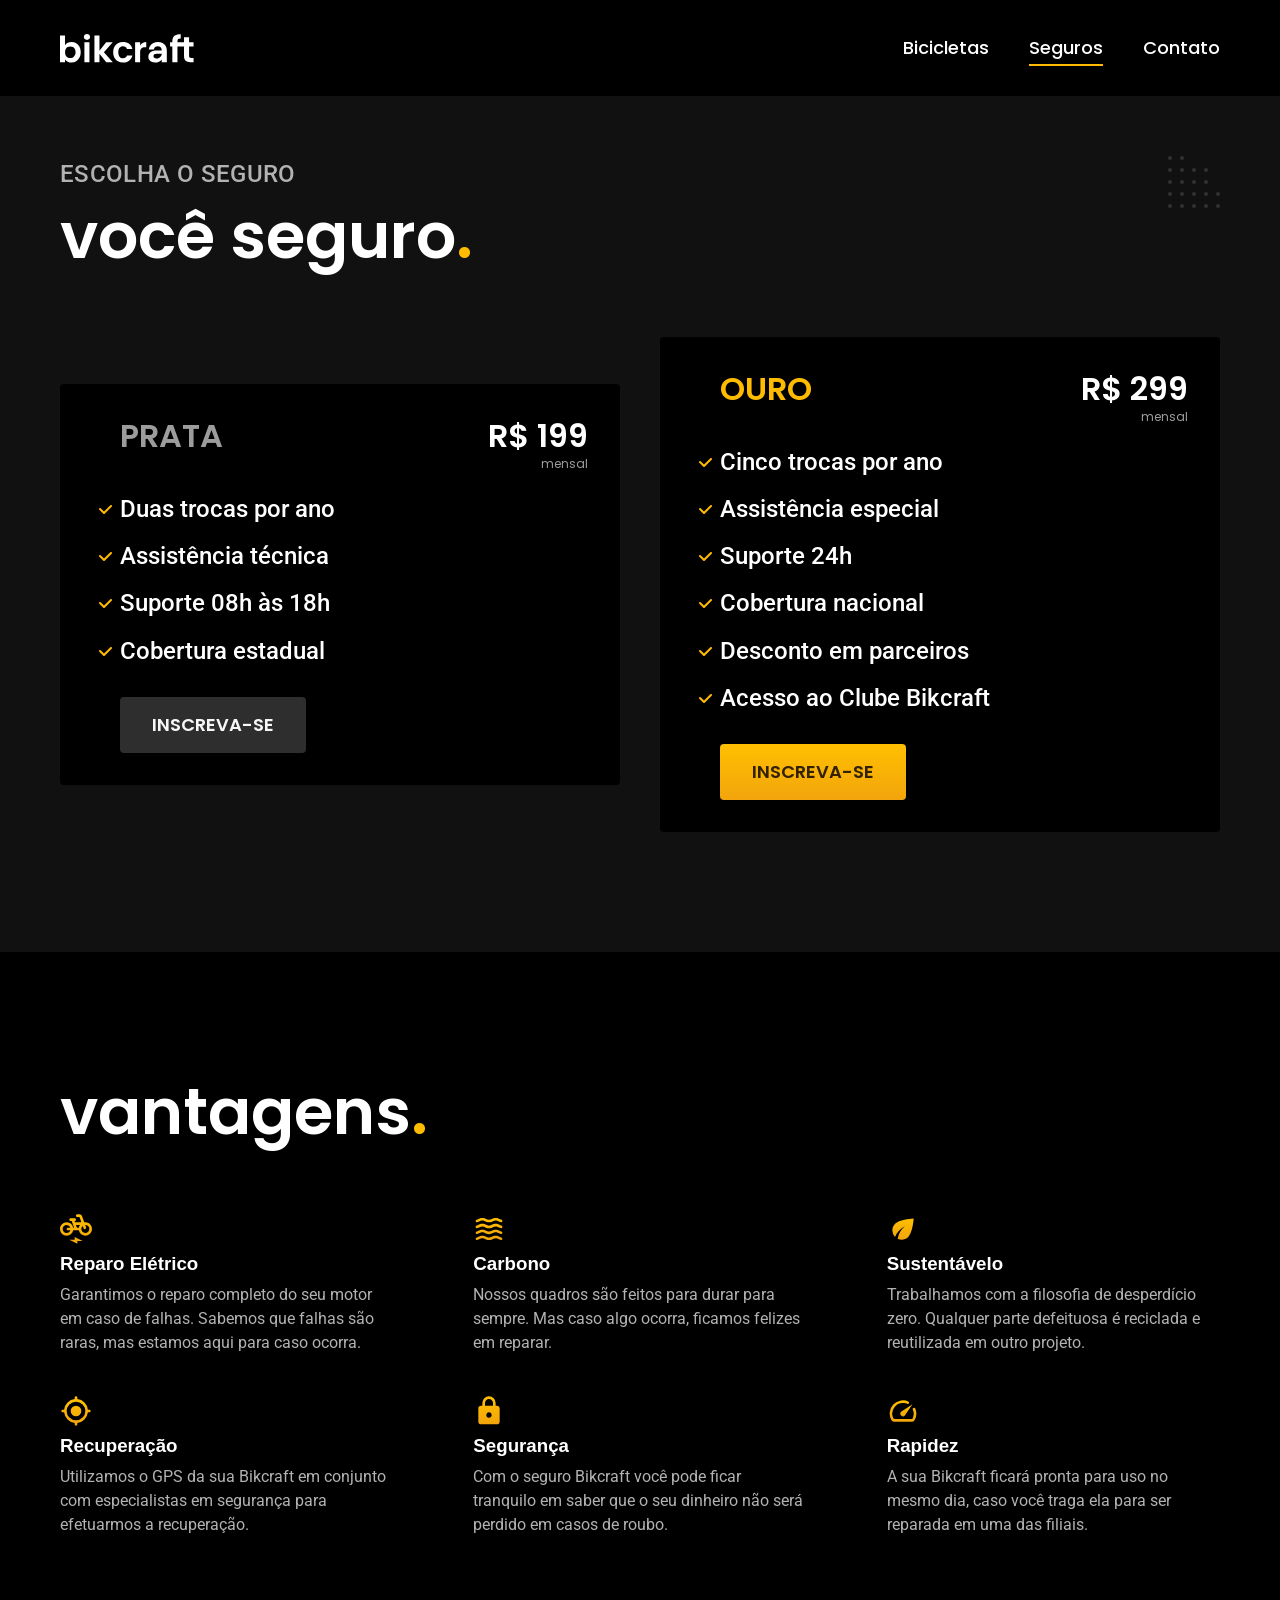
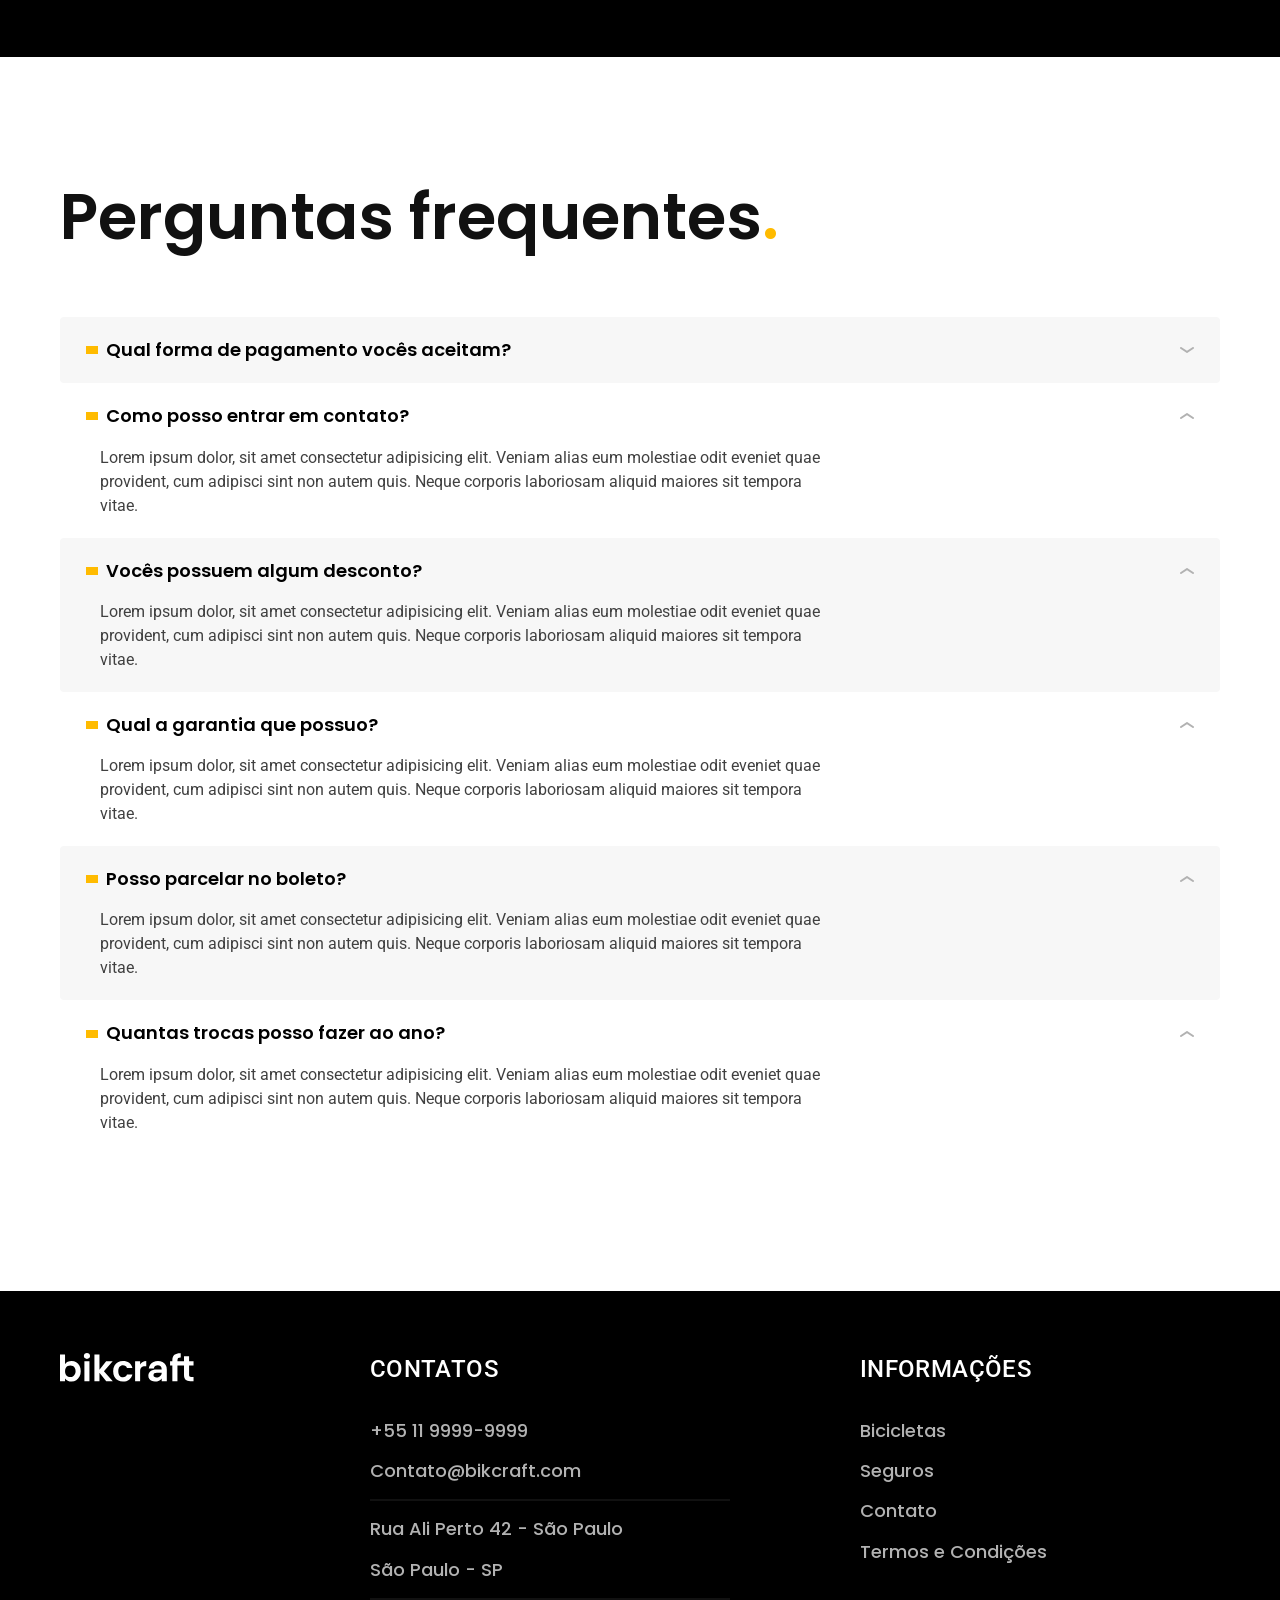
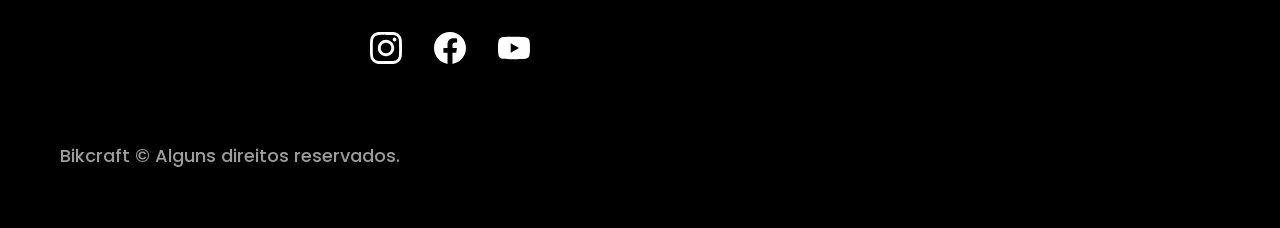
<file: seguros.html>
<!DOCTYPE html>
<html lang="pt-br">

<head>
    <meta charset="UTF-8">
    <meta name="viewport" content="width=device-width, initial-scale=1.0">
    <meta name="description" content="Seguros | bikcraft.">
    <link rel="preload" href="./css/style.min.css" as="style">
    <link rel="stylesheet" href="./css/style.min.css">

    <link rel="preconnect" href="https://fonts.googleapis.com">
    <link rel="preconnect" href="https://fonts.gstatic.com" crossorigin>
    <link href="https://fonts.googleapis.com/css2?family=Poppins:wght@400;500&family=Roboto:ital@0;1&display=swap" rel="stylesheet">
    <link rel="preconnect" href="https://fonts.googleapis.com">
    <link rel="preconnect" href="https://fonts.gstatic.com" crossorigin>
    <link href="https://fonts.googleapis.com/css2?family=Merriweather:ital,opsz,wght@0,18..144,300..900;1,18..144,300..900&display=swap" rel="stylesheet">

    <title>Seguros | Bikcraft</title>
    <script>document.documentElement.classList.add('js')</script>
</head>

<body #seguros>
    <header class="header-bg">
        <div class="container header">
            <a href="./"><img src="img/bikcraft.svg" alt="bikcraft"></a>

            <nav aria-label="primaria">
                <ul class="header-menu font-1-m cor-1">
                    <li><a href="bicicletas.html">Bicicletas</a></li>
                    <li><a href="seguros.html">Seguros</a></li>
                    <li><a href="contato.html">Contato</a></li>
                </ul>
            </nav>
        </div>
    </header>

    <main class="seguros-bg">
        <div class="titulo-bg">
            <div class="titulo container">
                <p class="font-2-l-b cor-5">Escolha o seguro</p>
                <h1 class="font-1-xxl cor-1">você seguro<span class="cor-p1">.</span></h1>
            </div>

            <div class="seguros container">

                <div class="seguros-item">
                    <h3 class="font-1-xl cor-6">PRATA</h3>
                    <span class="font-1-xl cor-1">R$ 199<span class="font-1-xs cor-6">mensal</span></span>
                    <ul class="font-2-m cor-1">
                        <li>Duas trocas por ano</li>
                        <li>Assistência técnica</li>
                        <li>Suporte 08h às 18h</li>
                        <li>Cobertura estadual</li>
                    </ul>
                    <a class="botao secundario" href="./orcamento.html?tipo=seguro&produto=prata">Inscreva-se</a>
                </div>

                <div class="seguros-item">
                    <h3 class="font-1-xl cor-p1">OURO</h3>
                    <span class="font-1-xl cor-1">R$ 299 <span class="font-1-xs cor-6">mensal</span></span>
                    <ul class="font-2-m cor-1">
                        <li>Cinco trocas por ano</li>
                        <li>Assistência especial</li>
                        <li>Suporte 24h</li>
                        <li>Cobertura nacional</li>
                        <li>Desconto em parceiros</li>
                        <li>Acesso ao Clube Bikcraft</li>
                    </ul>
                    <a class="botao" href="./orcamento.html?tipo=seguro&produto=ouro">Inscreva-se</a>
                </div>
            </div>
    </main>

    <article class="vantagens-bg">
        <div class="vantagens container">
            <h2 class="font-1-xxl cor-1">vantagens<span class="cor-p1">.</span></h2>
            <ul>
                <li>
                    <img src="img/icones/eletrica.svg" alt="">
                    <h3 class="font-1-1 cor-1">Reparo Elétrico</h3>
                    <p class="font-2-s cor-5">Garantimos o reparo completo do seu motor em caso de falhas. Sabemos que falhas são raras, mas estamos aqui para caso ocorra.</p>
                </li>

                <li>
                    <img src="img/icones/carbono.svg" alt="">
                    <h3 class="font-1-1 cor-1">Carbono</h3>
                    <p class="font-2-s cor-5">Nossos quadros são feitos para durar para sempre. Mas caso algo ocorra, ficamos felizes em reparar.</p>
                </li>
                <li>
                    <img src="img/icones/sustentavel.svg" alt="">
                    <h3 class="font-1-1 cor-1">Sustentávelo</h3>
                    <p class="font-2-s cor-5">Trabalhamos com a filosofia de desperdício zero. Qualquer parte defeituosa é reciclada e reutilizada em outro projeto.</p>
                </li>
                <li>
                    <img src="img/icones/rastreador.svg" alt="">
                    <h3 class="font-1-1 cor-1">Recuperação</h3>
                    <p class="font-2-s cor-5">Utilizamos o GPS da sua Bikcraft em conjunto com especialistas em segurança para efetuarmos a recuperação.</p>
                </li>
                <li>
                    <img src="img/icones/seguro.svg" alt="">
                    <h3 class="font-1-1 cor-1">Segurança</h3>
                    <p class="font-2-s cor-5">Com o seguro Bikcraft você pode ficar tranquilo em saber que o seu dinheiro não será perdido em casos de roubo.</p>
                </li>
                <li>
                    <img src="img/icones/velocidade.svg" alt="">
                    <h3 class="font-1-1 cor-1">Rapidez</h3>
                    <p class="font-2-s cor-5">A sua Bikcraft ficará pronta para uso no mesmo dia, caso você traga ela para ser reparada em uma das filiais.</p>
                </li>
            </ul>
        </div>
    </article>

    <article class="perguntas container">
        <h2 class="font-1-xxl">Perguntas frequentes<span class="cor-p1">.</span></h2>
        <dl>
            <div>
                <dt><button class="font-1-m-b" aria-controls="pergunta1" aria-expanded="true">Qual forma de pagamento vocês aceitam?</button></dt>
                <dd id="pergunta1" class="font-2-s cor-9">Lorem ipsum dolor, sit amet consectetur adipisicing elit. Veniam alias eum molestiae odit eveniet quae provident, cum adipisci sint non autem quis. Neque corporis laboriosam aliquid maiores sit tempora vitae.</dd>
            </div>
            <div>
                <dt><button class="font-1-m-b" aria-controls="pergunta2" aria-expanded="false">Como posso entrar em contato?</button></dt>
                <dd id="pergunta2" class="font-2-s cor-9 ativa">Lorem ipsum dolor, sit amet consectetur adipisicing elit. Veniam alias eum molestiae odit eveniet quae provident, cum adipisci sint non autem quis. Neque corporis laboriosam aliquid maiores sit tempora vitae.</dd>
            </div>
            <div>
                <dt><button class="font-1-m-b" aria-controls="pergunta3" aria-expanded="false">Vocês possuem algum desconto?</button></dt>
                <dd id="pergunta3" class="font-2-s cor-9 ativa">Lorem ipsum dolor, sit amet consectetur adipisicing elit. Veniam alias eum molestiae odit eveniet quae provident, cum adipisci sint non autem quis. Neque corporis laboriosam aliquid maiores sit tempora vitae.</dd>
            </div>
            <div>
                <dt><button class="font-1-m-b" aria-controls="pergunta4" aria-expanded="false">Qual a garantia que possuo?</button></dt>
                <dd id="pergunta4" class="font-2-s cor-9 ativa">Lorem ipsum dolor, sit amet consectetur adipisicing elit. Veniam alias eum molestiae odit eveniet quae provident, cum adipisci sint non autem quis. Neque corporis laboriosam aliquid maiores sit tempora vitae.</dd>
            </div>
            <div>
                <dt><button class="font-1-m-b" aria-controls="pergunta5" aria-expanded="false">Posso parcelar no boleto?</button></dt>
                <dd id="pergunta5" class="font-2-s cor-9 ativa">Lorem ipsum dolor, sit amet consectetur adipisicing elit. Veniam alias eum molestiae odit eveniet quae provident, cum adipisci sint non autem quis. Neque corporis laboriosam aliquid maiores sit tempora vitae.</dd>
            </div>
            <div>
                <dt><button class="font-1-m-b" aria-controls="pergunta6" aria-expanded="false">Quantas trocas posso fazer ao ano?</button></dt>
                <dd id="pergunta6" class="font-2-s cor-9 ativa">Lorem ipsum dolor, sit amet consectetur adipisicing elit. Veniam alias eum molestiae odit eveniet quae provident, cum adipisci sint non autem quis. Neque corporis laboriosam aliquid maiores sit tempora vitae.</dd>
            </div>
        </dl>

    </article>



    <footer class="footer-bg">
        <div class="footer container">
            <img src="img/bikcraft.svg" alt="">

            <div class="footer-contato">
                <h3 class="cor-1 font-2-l-b">Contatos</h3>
                <ul class="cor-5 font-1-m">
                    <li><a href="tel:+5521999999999">+55 11 9999-9999</a></li>
                    <li><a href="mailto:Contato@bikcraft.com">Contato@bikcraft.com</a></li>
                    <li>Rua Ali Perto 42 - São Paulo</li>
                    <li>São Paulo - SP</li>
                </ul>
                <div class="footer-redes">
                    <a href=""> <img src="img/redes/instagram.svg" alt=""></a>
                    <a href=""> <img src="img/redes/facebook.svg" alt=""></a>
                    <a href=""> <img src="img/redes/youtube.svg" alt=""></a>

                </div>
            </div>

            <div class="footer-informacoes">
                <h3 class="cor-1 font-2-l-b">informações</h3>
                <nav>
                    <ul class="cor-5 font-1-m">
                        <li><a href="bicicletas.html">Bicicletas</a></li>
                        <li><a href="seguros.html">Seguros</a></li>
                        <li><a href="contato.html">Contato</a></li>
                        <li><a href="termos.html">Termos e Condições</a></li>
                    </ul>
                </nav>
            </div>
            <p class="footer-copy font-1-m cor-6">Bikcraft © Alguns direitos reservados.</p>
        </div>
    </footer>
    <script src="./js/script.js"></script>
</body>

</html>
</file>
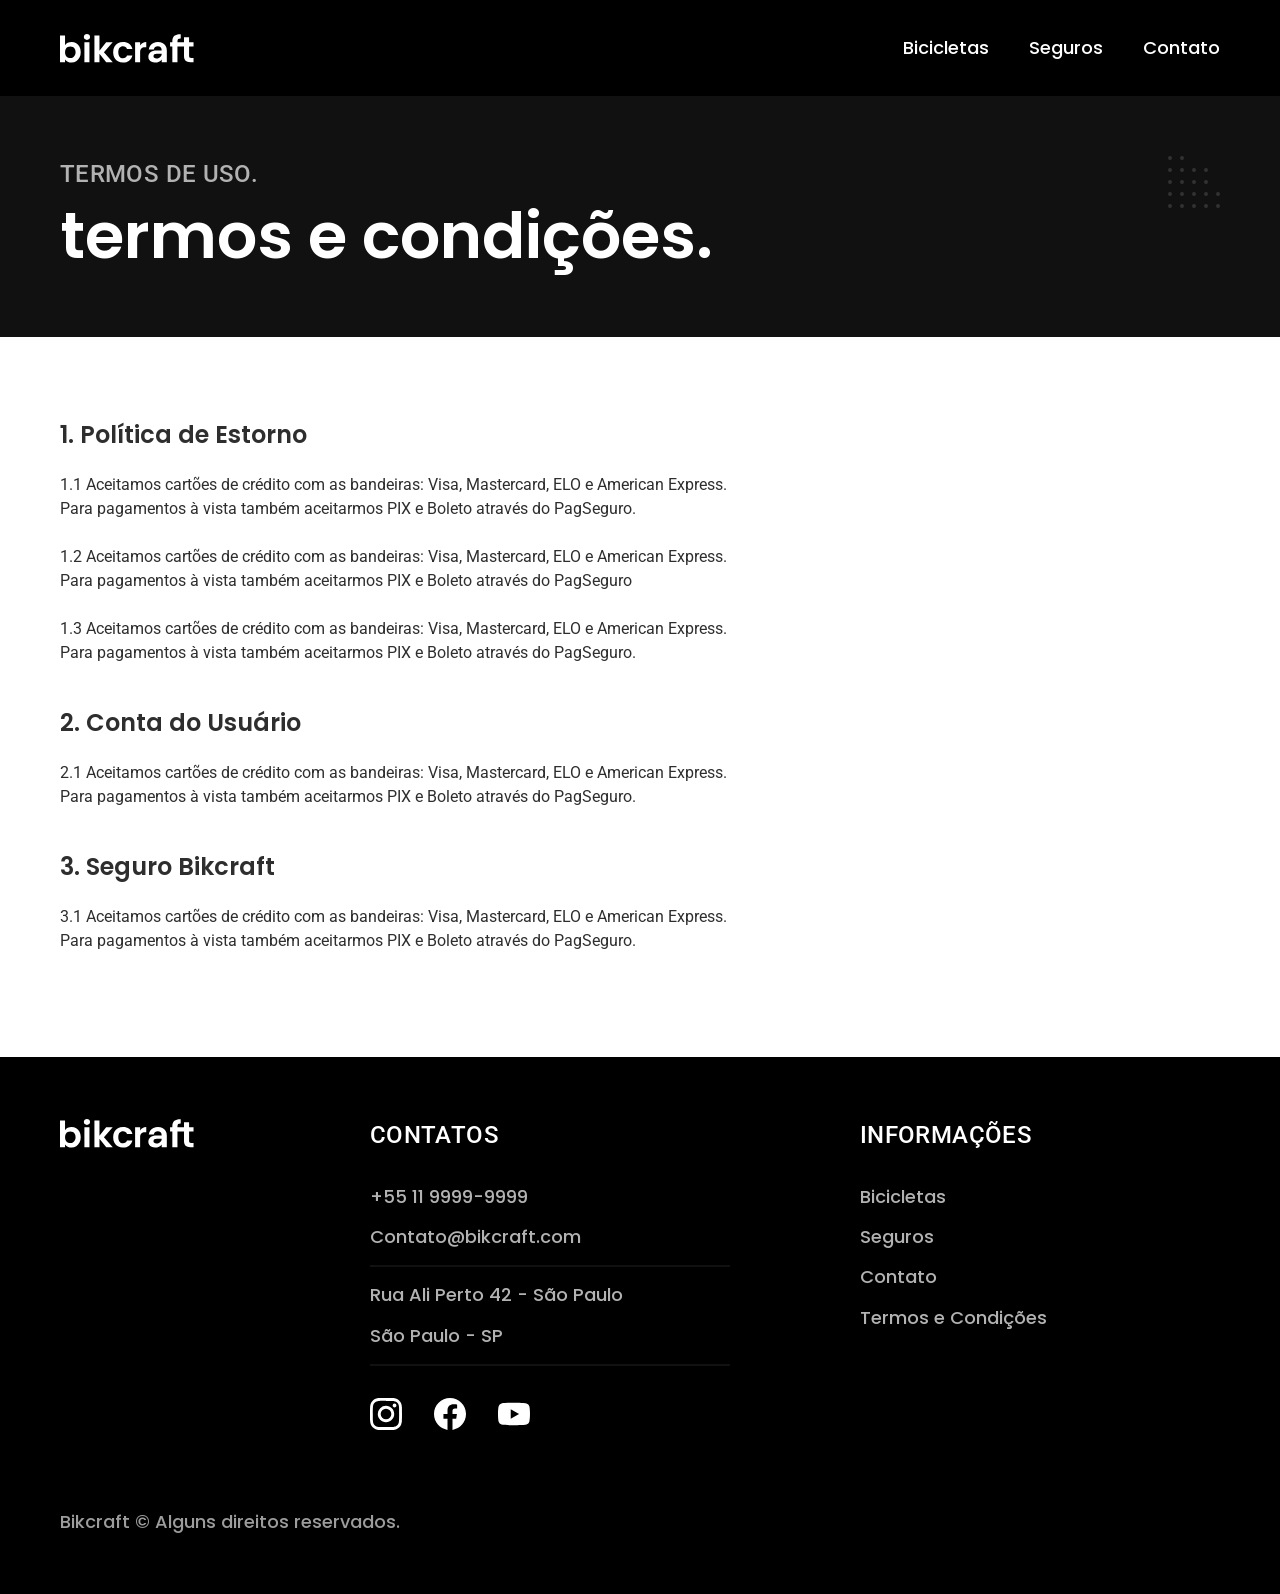
<file: termos.html>
<!DOCTYPE html>
<html lang="pt-br">

<head>
    <meta charset="UTF-8">
    <meta name="viewport" content="width=device-width, initial-scale=1.0">
    <meta name="description" content="Termos e condições.">
    <link rel="preload" href="./css/style.min.css" as="style">
    <link rel="stylesheet" href="./css/style.min.css">

    <link rel="preconnect" href="https://fonts.googleapis.com">
    <link rel="preconnect" href="https://fonts.gstatic.com" crossorigin>
    <link href="https://fonts.googleapis.com/css2?family=Poppins:wght@400;500&family=Roboto:ital@0;1&display=swap" rel="stylesheet">
    <link rel="preconnect" href="https://fonts.googleapis.com">
    <link rel="preconnect" href="https://fonts.gstatic.com" crossorigin>
    <link href="https://fonts.googleapis.com/css2?family=Merriweather:ital,opsz,wght@0,18..144,300..900;1,18..144,300..900&display=swap" rel="stylesheet">

    <title>Termos e condições | Bikcraft</title>
    <script>document.documentElement.classList.add('js')</script>
</head>

<body id="termos">
    <header class="header-bg">
        <div class="container header">
            <a href="./"><img src="img/bikcraft.svg" alt="bikcraft"></a>

            <nav aria-label="primaria">
                <ul class="header-menu font-1-m cor-1">
                    <li><a href="bicicletas.html">Bicicletas</a></li>
                    <li><a href="seguros.html">Seguros</a></li>
                    <li><a href="contato.html">Contato</a></li>
                </ul>
            </nav>
        </div>
    </header>

    <main>
        <div class="titulo-bg">
            <div class="titulo container">
                <p class="font-2-l-b cor-5">termos de uso.</p>
                <h1 class="font-1-xxl cor-1">termos e condições.</h1>
            </div>
        </div>

        <div class="termos container font-2-s cor-10">
            <h2 class="font-1-l cor 11">1. Política de Estorno</h2>
            <p>1.1 Aceitamos cartões de crédito com as bandeiras: Visa, Mastercard, ELO e American Express. Para pagamentos à vista também aceitarmos PIX e Boleto através do PagSeguro.</p>
            <p>1.2 Aceitamos cartões de crédito com as bandeiras: Visa, Mastercard, ELO e American Express. Para pagamentos à vista também aceitarmos PIX e Boleto através do PagSeguro</p>
            <p>1.3 Aceitamos cartões de crédito com as bandeiras: Visa, Mastercard, ELO e American Express. Para pagamentos à vista também aceitarmos PIX e Boleto através do PagSeguro.</p>
            <h2 class="font-1-l cor 11">2. Conta do Usuário</h2>
            <p>2.1 Aceitamos cartões de crédito com as bandeiras: Visa, Mastercard, ELO e American Express. Para pagamentos à vista também aceitarmos PIX e Boleto através do PagSeguro.</p>
            <h2 class="font-1-l cor 11">3. Seguro Bikcraft</h2>
            <p>3.1 Aceitamos cartões de crédito com as bandeiras: Visa, Mastercard, ELO e American Express. Para pagamentos à vista também aceitarmos PIX e Boleto através do PagSeguro.</p>
        </div>
    </main>

    <footer class="footer-bg">
        <div class="footer container">
            <img src="img/bikcraft.svg" alt="">

            <div class="footer-contato">
                <h3 class="cor-1 font-2-l-b">Contatos</h3>
                <ul class="cor-5 font-1-m">
                    <li><a href="tel:+5521999999999">+55 11 9999-9999</a></li>
                    <li><a href="mailto:Contato@bikcraft.com">Contato@bikcraft.com</a></li>
                    <li>Rua Ali Perto 42 - São Paulo</li>
                    <li>São Paulo - SP</li>
                </ul>
                <div class="footer-redes">
                    <a href=""> <img src="img/redes/instagram.svg" alt=""></a>
                    <a href=""> <img src="img/redes/facebook.svg" alt=""></a>
                    <a href=""> <img src="img/redes/youtube.svg" alt=""></a>

                </div>
            </div>

            <div class="footer-informacoes">
                <h3 class="cor-1 font-2-l-b">informações</h3>
                <nav>
                    <ul class="cor-5 font-1-m">
                        <li><a href="bicicletas.html">Bicicletas</a></li>
                        <li><a href="seguros.html">Seguros</a></li>
                        <li><a href="contato.html">Contato</a></li>
                        <li><a href="termos.html">Termos e Condições</a></li>
                    </ul>
                </nav>
            </div>
            <p class="footer-copy font-1-m cor-6">Bikcraft © Alguns direitos reservados.</p>
        </div>
    </footer>
    <script src="./js/script.js"></script>
</body>

</html>
</file>
<file: css/style.min.css>
body{margin:0;color:#111;font-family:Arial,Helvetica,sans-serif}blockquote,dd,h1,h2,h3,h4,h5,p,span,ul{margin:0}a{text-decoration:none;color:inherit}img{max-width:100%;height:auto;display:block}ul{padding:0;list-style:none}img[src$=".jpg"]{border-radius:4px}.header-bg{background-color:var(--cor-12)}.header{display:flex;flex-wrap:wrap;gap:20px;justify-content:space-between;align-items:center;padding-top:20px;padding-bottom:20px}.header-menu{display:flex;flex-wrap:wrap;gap:40px}.header-menu a{color:var(--cor-1);padding:16px 0;display:inline-block;font-size:18px;position:relative}.header-menu a::after{content:"";display:block;height:2px;width:0%;background-color:var(--cor-p1);margin-top:4px;transition:.2s;position:absolute}.header-menu a.ativo::after,.header-menu a:hover::after{width:100%}@media (max-width:800px){.header-menu{gap:20px}.header-menu a{background:var(--cor-11);padding:12px 16px;border-radius:4px}.header-menu a:hover{background-color:var(--cor-10)}.header a:after{display:none}}@media (max-width:600px){.header{justify-content:center}.header-menu{gap:12px}.header-menu a{padding:8px 12px;font-size:14px;border-radius:4px}.header-menu a:hover{background-color:var(--cor-10)}}.footer-bg{background-color:var(--cor-12)}.footer{display:grid;grid-template-columns:3fr 5fr 4fr;gap:40px;padding-top:60px;padding-bottom:60px}.footer h3{margin-bottom:32px}.footer-contato ul{margin-bottom:32px}.footer li{margin-bottom:16px}.footer-contato li:nth-child(2n)::after{content:"";display:block;text-decoration:underline;max-width:360px;height:2px;background-color:var(--cor-11);margin-top:16px}.footer-redes{display:flex;gap:32px}.footer a:hover{color:var(--cor-1)}.footer-copy{grid-column:1/-1;margin-top:40px}@media (max-width:800px){.footer{grid-template-columns:1fr 1fr}.footer img{display:none}}@media (max-width:600px){.footer{grid-template-columns:1fr;gap:60px}.footer-copy{margin-top:0}}.font-1-xs{font:400 0.75rem/1.35 Poppins,sans-serif}.font-1-s{font:400 1rem/1.5 Poppins,sans-serif}.font-1-m,.font-1-m-b{font:500 1.125rem/1.35 Poppins,sans-serif}.font-1-m-b{font-weight:600}.font-1-l{font:400 1.5rem/1.5 Poppins,sans-serif}.font-1-xl{font:600 2rem/1.25 Poppins,sans-serif}.font-1-xxl{font:600 4rem/1.255 Poppins,sans-serif}.font-2-xs{font:400 0.875rem/1.43 Roboto,sans-serif}.font-2-xl{font:500 2rem/1.25 Roboto,sans-serif}.font-2-s{font:400 1rem/1.5 Roboto,sans-serif}.font-2-m{font:500 1.5rem/1.135 Roboto,sans-serif}.font-2-l-b,.font2-l{font:400 1.5rem/1.5 Roboto,sans-serif}.font-2-l-b{font-weight:500;letter-spacing:.015em;text-transform:uppercase}@media (max-width:1200px){.font-1-xxl{font-size:3rem}.font2-l,.font2-l-b{font-size:1.125rem}}@media (max-width:1200px){.font-1-xxl{font-size:3rem}.font-2-l{font-size:1.125rem}.font-2-l-b{font-size:1.125rem}}@media (max-width:800px){.font-1-xxl{font-size:2rem}.font-1-xl,.font-2-xl{font-size:1.5rem}}.js .fadeInDown{transform:translate3d(0,-20px,0)}.js .fadeInUp{transform:translate3d(0,20px,0)}.js .fadeInRight{transform:translate3d(20px,0,0)}.js .fadeInLeft{transform:translate3d(-20px,0,0)}.js [data-anime]{opacity:0}.js .anime{opacity:1;transform:none;transition:transform .8s,opacity .8s}:root{--cor-1:#ffffff;--cor-2:#f7f7f7;--cor-3:#dedede;--cor-4:#cccccc;--cor-5:#b2b2b2;--cor-6:#9c9c9c;--cor-7:#717171;--cor-8:#595959;--cor-9:#404040;--cor-10:#2e2e2e;--cor-11:#111111;--cor-12:#000000;--cor-p1:#ffbb00;--cor-p2:#e4a30b;--cor-p3:#a66f00;--cor-p4:#664400;--cor-p5:#332200}.cor-0{color:var(--cor-0)}.cor-1{color:var(--cor-1)}.cor-2{color:var(--cor-2)}.cor-3{color:var(--cor-3)}.cor-4{color:var(--cor-4)}.cor-5{color:var(--cor-5)}.cor-6{color:var(--cor-6)}.cor-7{color:var(--cor-7)}.cor-8{color:var(--cor-8)}.cor-9{color:var(--cor-9)}.cor-10{color:var(--cor-10)}.cor-11{color:var(--cor-11)}.cor-12{color:var(--cor-12)}.cor-p1{color:var(--cor-p1)}.cor-p2{color:var(--cor-p2)}.cor-p3{color:var(--cor-p3)}.cor-p4{color:var(--cor-p4)}.cor-p5{color:var(--cor-p5)}.container{box-sizing:border-box;max-width:1200px;padding-left:20px;padding-right:20px;margin-left:auto;margin-right:auto}.botao{display:inline-block;padding:16px 32px;background:linear-gradient(#ffbf00,#f2a50c);box-shadow:0 1px 2px rgba(0,0,0,.1);border-radius:4px;text-transform:uppercase;font:600 1.125rem/1.35 Poppins,sans-serif,sans-serif;color:var(--cor-p5);max-width:max-content;border:none;cursor:pointer}.botao:hover{background:linear-gradient(#ffb60d,#e59317)}.botao.secundario{background:var(--cor-10);color:var(--cor-2)}.botao.secundario:hover{background-color:var(--cor-9)}.botao.seta{display:flex;align-items:center}.botao.seta::after{content:"";display:inline-block;width:18px;height:10px;margin-left:12px;background:url(../img/icones/seta.svg);transition:transform .2s}.botao.seta:hover::after{transform:translateX(4px)}@media (max-width:600px){.botao{padding:12px 16px;font-size:1rem}}.link{display:inline-block;color:var(--cor-p1);font:500 1.5rem/1.5 Poppins,sans-serif;text-transform:uppercase}.link::after{content:"";display:block;width:100%;height:4px;background-color:currentColor}.link:hover{color:var(--cor-1)}.titulo-bg{background-color:var(--cor-11);padding-top:60px;padding-bottom:60px}.titulo{background:url(../img/dec/top-right.svg) no-repeat top right 20px}.titulo p{margin-bottom:4px}@media (max-width:800px){.titulo{padding-top:40px;padding-bottom:40px}.titulo p{font-size:1rem;text-transform:lowercase;font-weight:400}}.form{display:grid;grid-template-columns:1fr 1fr;gap:20px}.form label{display:block;font:400 1rem/1.5 Poppins,sans-serif;margin-bottom:4px}.form .col-2{grid-column:span 2}.form input[type=email],.form input[type=text],.form textarea{font:400 1rem/1.5 Roboto;background:var(--cor-2);border:1px solid var(--cor-3);padding:12px;border-radius:4px;width:100%;box-sizing:border-box}.form input[type=email]:focus,.form input[type=text]:focus,.form textarea:focus{outline:0;border-color:var(--cor-p1);background:var(--cor-1);box-shadow:0 0 0 2px #fea}@media (max-width:600px){.form{grid-template-columns:1fr}.form .col-2{grid-column:1}}.introducao-bg{background:var(--cor-12) url("../img/dec/bottom-left.svg") no-repeat bottom 160px left 40px;box-shadow:inset 0 -120px var(--cor-0)}.introducao{display:grid;grid-template-columns:1fr 1fr;gap:0 40px}.introducao img{width:100%;height:100%;object-fit:cover}.introducao-conteudo{align-self:end;padding-bottom:200px}.introducao h1{margin-bottom:32px}.introducao p{margin-bottom:20px}@media (max-width:800px){.introducao{padding-top:40px;background:var(--cor-11);box-shadow:inset 0 -60px var(--cor-1)}.introducao-conteudo{padding-bottom:0}.introducao h1{margin-bottom:16px}.introducao{grid-template-columns:1fr;gap:32px}.introducao img{width:100%}}.tecnologia-bg{background-color:var(--cor-11);box-shadow:inset 0 80px var(--cor-1),inset 0 -80px var(--cor-1)}.tecnologia{display:grid;grid-template-columns:1fr 1fr;gap:40px}.tecnologia-imagem img{width:100%;height:100%;object-fit:cover;object-position:left}.tecnologia-conteudo{padding-top:160px;padding-bottom:160px}.tecnologia-conteudo>span{display:block;margin-bottom:32px}.tecnologia h2{margin-bottom:32px}.tecnologia-conteudo>p{margin-bottom:20px}.tecnologia a{margin-bottom:80px}.tecnologia-vantagens{display:flex;gap:40px}.tecnologia-vantagens h3{margin-bottom:8px;width:max-content}.tecnologia-vantagens img{width:24px;margin-bottom:8px}@media (max-width:800px){.tecnologia-bg{box-shadow:initial}.tecnologia{grid-template-columns:1fr}.tecnologia-conteudo{padding-top:60px;padding-bottom:60px}.tecnologia-imagem img{display:none}}@media (max-width:600px){.tecnologia-vantagens{flex-direction:column}}.parceiros{padding-top:60px;padding-bottom:60px}.parceiros h2{margin-bottom:60px}.parceiros ul{max-width:1400px;margin:0 auto;display:grid;grid-template-columns:repeat(4,1fr);padding:0 20px}.parceiros li{display:flex;padding:32px;border-left:2px solid var(--cor-2)}.parceiros img{margin:auto}.parceiros li:first-child,.parceiros li:nth-child(5){border-left:none}.parceiros li:nth-child(n+5){border-top:2px solid var(--cor-2)}@media (max-width:800px){.parceiros{padding-bottom:60px}.parceiros li{padding:20px}.parceiros h2{padding-bottom:20px}.parceiros ul{padding-bottom:20px;grid-template-columns:repeat(2,1fr)}.parceiros li:nth-child(odd){border-left:none}.parceiros li:nth-child(n+3){border-top:2px solid var(--cor-2)}}.depoimento{display:grid;grid-template-columns:1fr 1fr;background-color:var(--cor-p1);overflow:hidden}.depoimento img{width:100%;height:100%;object-fit:cover;border-radius:0}.depoimento-conteudo{padding:40px 40px 80px 80px;align-self:end;background:url("../img/dec/bottom-right-p.svg") no-repeat bottom 40px right 40px}.depoimento p{font-family:Merriweather,serif;font-style:italic;font-weight:900;margin-bottom:32px;max-width:32ch;position:relative}.depoimento p::after,.depoimento p::before{content:"”";font-size:5rem;color:var(--cor-p2);position:absolute}.depoimento p::before{content:"“";left:-50px;top:-20px}@media (min-width:1200px){.depoimento img{max-height:520px}}@media (max-width:800px){.depoimento{grid-template-columns:1fr;text-align:center}.depoimento-conteudo{padding:40px 20px;justify-self:center}.depoimento img{max-height:200px}}.bicicletas-bg{background:linear-gradient(to right,var(--cor-1) 30%,var(--cor-11) 0)}.bicicletas{display:grid;grid-template-columns:1fr 1fr;gap:40px;padding-top:60px;padding-bottom:60px;background:url('../img/dec/top-right.svg') no-repeat top 40px right 20px}.bicicletas-imagem{display:grid}.bicicletas-imagem img{grid-area:1/1}.bicicletas span{place-self:start end;margin-top:20px;border-radius:5px 0 0 5px;grid-area:1/1;background-color:var(--cor-12);padding:8px 16px 8px 16px;display:inline-block}.bicicletas-conteudo{display:grid;grid-template-columns:1fr auto;align-content:start}.bicicletas h2,.bicicletas p{grid-column:1/-1}.bicicletas h2{margin-bottom:20px}.bicicletas h2::before{content:"";display:block;width:12px;height:8px;background-color:var(--cor-p1);margin-bottom:8px}.bicicletas p{margin-bottom:20px}.bicicletas a{place-self:end}.bicicletas li{display:flex;align-items:center}.bicicletas ul{display:grid;gap:16px}.bicicletas-conteudo img{width:24px;margin-right:8px}@media (max-width:800px){.bicicletas-bg{background:var(--cor-11)}.bicicletas{grid-template-columns:1fr;gap:20px;padding-top:40px;padding-bottom:40px}}@media (max-width:600px){.bicicletas-conteudo{grid-template-columns:1fr}.bicicletas ul{font-size:.9rem;grid-template-columns:1fr 1fr;margin-bottom:20px}.bicicletas a{place-self:start}}.bicicletas-lista{padding-top:60px;padding-bottom:120px}.bicicletas-lista h2{margin-bottom:40px}.bicicletas-lista ul{display:flex;gap:20px;padding:0 20px 20px 20px;max-width:1300px;margin-left:auto;margin-right:auto;overflow-x:auto}#bicicleta .bicicletas-lista ul{padding:0 0 20px 0}.bicicletas-lista li{min-width:280px}.bicicletas-lista a{display:block;overflow:hidden}.bicicletas-lista img{margin-bottom:16px;transition:transform .3s ease}.bicicletas-lista a:focus-visible img,.bicicletas-lista a:hover img{transform:scale(1.01)}.bicicletas-lista h3{margin-bottom:8px;display:flex;align-items:center}.bicicletas-lista h3::before{content:"";background-color:var(--cor-p1);width:12px;height:8px;display:inline-block;margin-right:8px;transition:width .2s}.bicicletas-lista a:hover h3::before{width:24px}.bicicletas-lista li span{padding-left:20px}@media(max-width:800px){.bicicletas-lista{padding-bottom:60px}.bicicletas-lista ul{gap:20px}}.bicicleta{display:grid;grid-template-columns:1fr 1fr;align-items:start;gap:40px;padding-top:60px;padding-bottom:60px}#bicicleta .titulo p{text-transform:uppercase}.bicicleta-imagens{display:flex;flex-wrap:wrap;align-items:flex-start;gap:20px}.bicicleta-imagens img{flex:1;min-width:200px}.bicicleta-imagens img:first-child{min-width:100%}.bicicleta-conteudo p{margin-bottom:20px}.bicicleta-comprar{display:grid;grid-template-columns:max-content auto;align-items:center;justify-items:start;gap:8px 12px;margin-bottom:40px}.bicicleta-comprar span{display:flex;align-items:center;background-color:var(--cor-12);padding:4px 8px;border-radius:4px;gap:8px}.bicicleta-comprar a{grid-row:span 2}.bicicleta-conteudo h2{text-transform:uppercase;letter-spacing:.15em;margin-bottom:8px}.bicicleta-ficha,.bicicleta-informacoes{padding:32px;background-color:var(--cor-12);border-radius:4px}.bicicleta-informacoes{margin-bottom:40px;display:grid;grid-template-columns:1fr 1fr;gap:32px}.bicicleta-informacoes img{width:24px;margin-bottom:8px}.bicicleta-informacoes h3{margin-bottom:8px}.bicicleta-ficha li{padding:4px 0;display:flex;justify-content:space-between;border-bottom:1px solid var(--cor-11)}.bicicleta-ficha li:last-child{border-bottom:none}.bicicleta-ficha span{color:var(--cor-6)}@media (max-width:800px){.bicicleta{grid-template-columns:1fr;padding-top:40px;padding-bottom:40px}.bicicleta-imagens{grid-row:2}}@media (max-width:400px){.bicicleta-informacoes{grid-template-columns:1fr}.bicicleta-comprar{grid-template-columns:1fr}}.seguro-bg{background-color:var(--cor-11);box-shadow:inset 0 120px var(--cor-1),inset 0 -120px var(--cor-12)}.seguro{display:grid;grid-template-columns:1fr 1fr;gap:40px}.seguro-imagem img{width:100%;height:100%;object-fit:cover}.seguro-conteudo{padding-top:180px;padding-bottom:180px}.seguro-conteudo h2{margin-bottom:32px}.seguro-conteudo p{margin-bottom:20px}@media (max-width:800px){.seguro-bg{box-shadow:inset 0 -600px var(--cor-12)}.seguro{grid-template-columns:1fr}.seguro-conteudo{grid-row:1;padding-top:40px;padding-bottom:0}}.seguros-bg{background:var(--cor-11) url("../img/dec/bottom-left.svg") no-repeat bottom 40px left 20px}.seguros{padding-top:60px;padding-bottom:60px;display:grid;grid-template-columns:1fr 1fr;gap:40px;align-items:center}#seguros .seguros{padding-top:0}.seguros h2{grid-column:1/-1}.seguros-item{display:grid;grid-template-columns:1fr auto;padding:32px 32px 32px 60px;border-radius:4px;background-color:var(--cor-12)}.seguros-item h3{margin-bottom:40px}.seguros-item span{grid-column:2;display:block;text-align:right}.seguros-item ul{grid-column:1/-1;margin-bottom:32px}.seguros-item li+li{margin-top:20px}.seguros-item li{display:flex;align-items:center;position:relative}.seguros-item li::before{content:"";position:absolute;left:-21px;width:13px;height:9px;background-image:url("../img/icones/lista.svg")}.seguros-item a{grid-column:1/-1}@media (max-width:800px){.seguros-bg{background:var(--cor-11)}.seguros{padding-top:none;grid-template-columns:1fr}.titulo{padding-bottom:0}.seguros h2{font-size:.9rem}}.vantagens-bg{background-color:var(--cor-12)}.vantagens{padding-top:120px;padding-bottom:120px}.vantagens h2{margin-bottom:60px}.vantagens ul{display:grid;grid-template-columns:repeat(auto-fit,minmax(280px,max-content));gap:40px 80px}.vantagens h3,.vantagens img{margin-bottom:8px}@media (max-width:800px){.vantagens{padding-top:60px;padding-bottom:60px}.vantagens h2{margin-bottom:40px}.vantagens ul{gap:20px}}.perguntas{padding-top:120px;padding-bottom:120px}.perguntas h2{margin-bottom:60px}.perguntas dl>div{padding:20px;border-radius:4px}.perguntas dl>div:nth-child(odd){background-color:var(--cor-2)}.perguntas button{display:grid;grid-template-columns:auto 1fr auto;align-items:center;gap:8px;cursor:pointer;border:none;background:0 0;width:100%;text-align:start}.perguntas button::before{content:"";display:inline-block;width:12px;height:8px;background-color:var(--cor-p1)}.perguntas button::after{content:"";display:inline-block;width:14px;height:6px;background:url(../img/icones/seta-abrir.svg);transition:.3s}.perguntas button:hover::after,.perguntas button[aria-expanded=true]::after{transform:rotate(180deg)}.js .perguntas dd{display:none}.js .perguntas dd.ativa{display:block}.js .perguntas dd{padding-top:16px;padding-left:20px;max-width:80ch}@media (max-width:800px){.perguntas{padding-top:60px;padding-bottom:60px}}#contato{background:linear-gradient(var(--cor-11) 600px,var(--cor-2) 0)}.contato{display:grid;grid-template-columns:5fr 7fr}.contato-dados,.contato-formulario{padding:60px;box-shadow:0 1px 2px rgba(0,0,0,.1)}.contato-dados{border-radius:5px 0 0 5px;background:var(--cor-12) url(../img/dec/bottom-left.svg) no-repeat bottom 20px left 20px}.contato-formulario{border-radius:0 5px 5px 0;background-color:var(--cor-1);background:var(--cor-1) url(../img/dec/bottom-right.svg) no-repeat bottom 20px right 20px}.contato-dados h2{margin-bottom:60px}.contato-endereco{margin-bottom:32px;padding-left:28px;background:url("../img/icones/local.svg") no-repeat 0 2px}.contato-endereco p{margin-bottom:8px}.contato-meios a{display:block;margin-bottom:8px;max-width:max-content;padding-left:28px}.contato-meios a:hover{color:var(--cor-1)}.contato-meios a:first-child{background:url("../img/icones/email.svg") no-repeat 0 2px}.contato-meios a:nth-child(2){margin-bottom:32px}.contato-meios a:nth-child(3){background:url("../img/icones/telefone.svg") no-repeat 0 2px;margin-bottom:60px}.contato-redes{display:flex;gap:32px;padding-left:28px}@media (max-width:800px){.contato{grid-template-columns:1fr}.contato-dados,.contato-formulario{padding:20px}.contato-dados{border-radius:5px 5px 0 0}.contato-dados{background:var(--cor-12)}.contato-formulario{border-radius:0 0 5px 5px}.contato-dados h2,.contato-meios a:nth-child(3){margin-bottom:32px}.contato-redes{margin-bottom:12px}}.lojas{display:grid;grid-template-columns:1fr 1fr;gap:0 40px;padding-top:120px;padding-bottom:120px}.lojas h2{grid-column:1/-1;margin-bottom:60px}.lojas img{border-radius:4px 4px 0 0}.lojas-item{border-radius:4px;background:var(--cor-1);box-shadow:0 1px 2px rbga(0,0,0,.1)}.lojas-conteudo{display:grid;grid-template-columns:1fr 1fr;gap:32px 16px;padding:32px}.lojas-conteudo h3,.lojas-tempo{grid-column:1/-1}.lojas-dados{display:grid;gap:8px;border-left:2px solid var(--cor-3);padding-left:12px}.lojas-tempo{display:flex;align-items:center;gap:8px}@media (max-width:800px){.lojas{gap:20px;padding-top:60px;padding-bottom:60px}.lojas h2{margin-bottom:30px}.lojas-conteudo{grid-template-columns:1fr}}@media (max-width:500px){.lojas{grid-template-columns:1fr}}#orcamento{background:linear-gradient(var(--cor-11) 600px,var(--cor-1) 0)}.orcamento{display:grid;grid-template-columns:5fr 7fr;padding-bottom:120px}.orcamento h2{text-transform:uppercase;position:relative;display:flex;align-items:center}.orcamento h2::before{content:"";display:inline-block;width:4px;height:8px;background-color:var(--cor-p1);position:absolute;left:-12px}.orcamento-dados,.orcamento-produto{padding:60px;box-shadow:0 1px 2px rgba(0,0,0,.1)}.orcamento-produto{border-radius:5px 0 0 5px;background:var(--cor-12) url(../img/dec/bottom-left.svg) no-repeat bottom 20px left 20px;display:grid;grid-template-columns:1fr 1fr;gap:20px;align-content:start}.orcamento-produto>*{grid-column:1/-1}.orcamento-produto>label{grid-column:initial}.orcamento-produto label{font:400 1rem/1.5 Poppins,sans-serif;color:var(--cor-4);background-color:var(--cor-10);padding:12px 16px;border-radius:4px;cursor:pointer;display:grid;grid-template-columns:auto 1fr auto;align-items:center;border:1px solid var(--cor-10)}.orcamento-produto input:checked+label{background:var(--cor-1);color:var(--cor-11)}.orcamento-produto label::before{content:"";display:inline-block;box-sizing:border-box;width:12px;height:12px;border:1px solid var(--cor-6);border-radius:50%;margin-right:8px}.orcamento-produto input:checked+label::before{border-color:var(--cor-7);box-shadow:inset 0 0 0 3px var(--cor-1),inset 0 0 0 6px var(--cor-7)}.orcamento-produto label:hover{background-color:var(--cor-9);border-color:var(--cor-9)}.orcamento-produto input:focus+label{box-shadow:0 0 0 2px var(--cor-p1);border-color:var(--cor-12)}.orcamento-produto label span{display:none}.orcamento-produto input:checked+label span{display:inline-block}.orcamento-produto input{opacity:0;position:absolute;pointer-events:none}.orcamento-dados{border-radius:0 5px 5px 0;background:var(--cor-1)}.orcamento-conteudo{display:none}.orcamento-conteudo h2,.orcamento-dados h2:nth-of-type(n+2){margin-top:20px}#bikcraft:checked~#orcamento-bikcraft,#seguro:checked~#orcamento-seguro{display:grid;gap:20px}.orcamento-detalhes{display:none;background:var(--cor-1);padding:20px;grid-template-columns:1fr 1fr;border-radius:4px;align-items:center}.orcamento-detalhes li{display:flex;align-items:center;margin-bottom:8px}.orcamento-detalhes li img{width:16px;margin-right:8px}.orcamento-produto input:checked+label+.orcamento-detalhes{display:grid}@media (max-width:1200px){.orcamento-dados,.orcamento-produto{padding:32px}}@media (max-width:800px){.orcamento{grid-template-columns:1fr}.orcamento-produto{border-radius:5px 5px 0 0;background:var(--cor-12)}.orcamento-dados{border-radius:0 0 5px 5px}}@media (max-width:400px){.orcamento-produto{grid-template-columns:1fr}}.termos{padding-top:80px;padding-bottom:80px}.termos h2{margin-bottom:20px;font-weight:600}.termos p+h2{margin-top:40px}.termos p{max-width:75ch;margin-bottom:24px}
</file>
